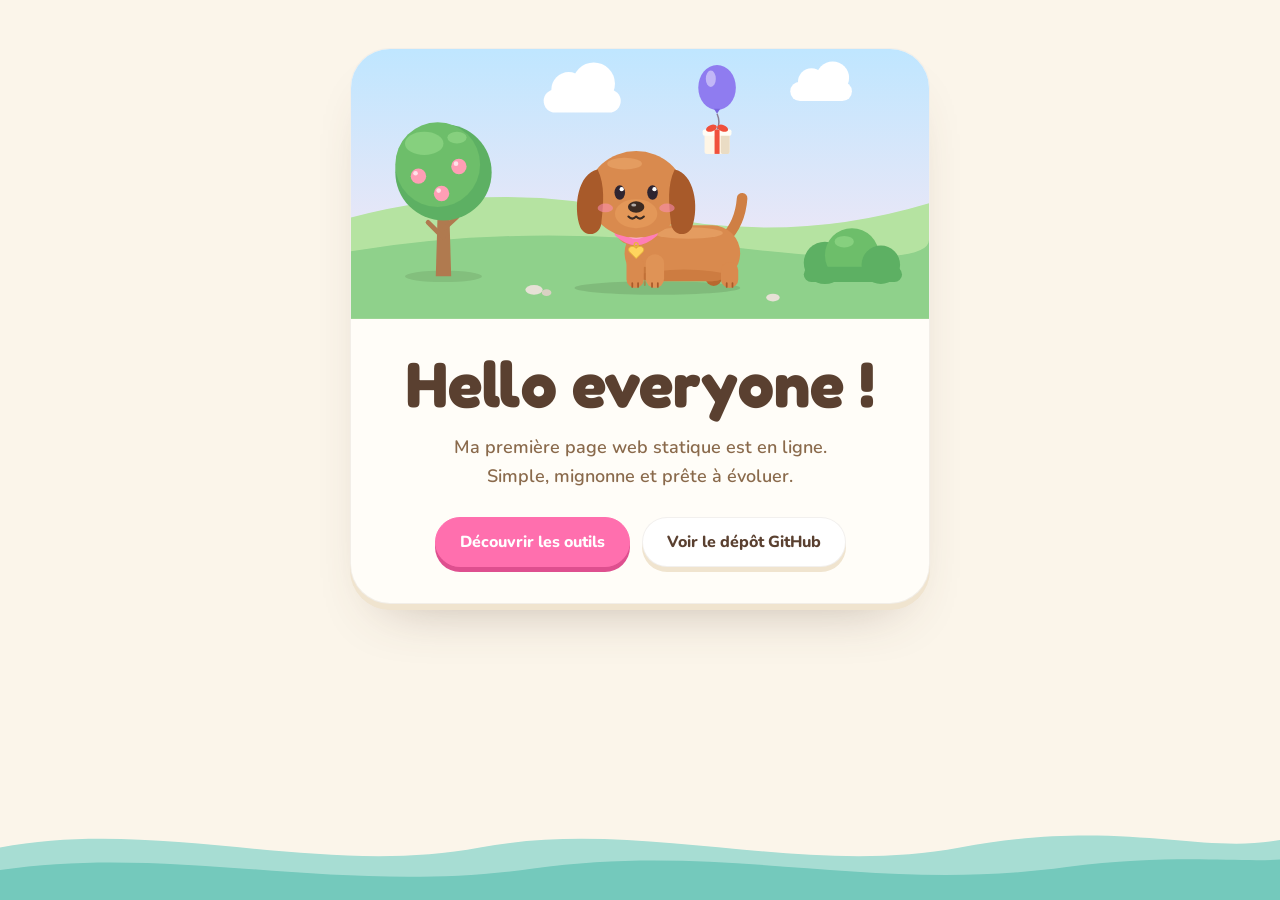
<file: index.html>
<!DOCTYPE html>
<html lang="fr">
<head>
  <meta charset="utf-8">
  <meta name="viewport" content="width=device-width, initial-scale=1">
  <title>Premier projet · Popeye Prime</title>
  <meta name="description" content="Ma première page web statique, publiée avec GitHub Pages.">
  <link rel="preconnect" href="https://fonts.googleapis.com">
  <link rel="preconnect" href="https://fonts.gstatic.com" crossorigin>
  <link href="https://fonts.googleapis.com/css2?family=Fredoka:wght@600;700&family=Nunito:wght@600;800&display=swap" rel="stylesheet">
  <link rel="stylesheet" href="style.css">
</head>
<body>

  <main class="carte">

    <!-- La prairie et le teckel -->
    <svg class="prairie" viewBox="0 0 600 280" preserveAspectRatio="xMidYMid slice" role="img" aria-label="Popeye, un petit teckel fauve qui remue la queue près d'un pêcher, sous un ballon qui porte un cadeau">
      <defs>
        <linearGradient id="ciel" x1="0" y1="0" x2="0" y2="1">
          <stop offset="0" stop-color="#BFE6FF" />
          <stop offset="1" stop-color="#FDE7F3" />
        </linearGradient>
      </defs>
      <rect width="600" height="280" fill="url(#ciel)" />

      <!-- Les nuages -->
      <g class="nuage">
        <rect x="200" y="42" width="80" height="24" rx="12" />
        <circle cx="226" cy="42" r="18" /><circle cx="252" cy="36" r="22" />
      </g>
      <g class="nuage petit">
        <rect x="456" y="34" width="64" height="20" rx="10" />
        <circle cx="478" cy="34" r="14" /><circle cx="500" cy="30" r="17" />
      </g>

      <!-- Le ballon et son cadeau, qui traversent le ciel comme dans Animal Crossing -->
      <g class="ballon">
        <g class="ballon-flotte">
          <g transform="scale(1.3)">
            <path d="M0 21 Q3 28 0 34" fill="none" stroke="#8A7F95" stroke-width="1.2" />
            <ellipse cx="0" cy="0" rx="15" ry="18" fill="#8F7CF0" />
            <ellipse cx="-5" cy="-7" rx="4" ry="6.5" fill="#FFFFFF" opacity="0.45" />
            <path d="M-2.5 17 L2.5 17 L0 21 Z" fill="#7A66DE" />
            <rect x="-10" y="37" width="20" height="16" rx="2" fill="#FFF6E6" />
            <rect x="3" y="37" width="7" height="16" rx="1.5" fill="#EADCC4" />
            <rect x="-11.5" y="33.5" width="23" height="5" rx="1.5" fill="#FFFDF5" />
            <rect x="-2" y="33.5" width="4" height="19.5" fill="#F0503C" />
            <ellipse cx="-4.5" cy="32.5" rx="4.5" ry="2.6" fill="#F0503C" transform="rotate(-20 -4.5 32.5)" />
            <ellipse cx="4.5" cy="32.5" rx="4.5" ry="2.6" fill="#F0503C" transform="rotate(20 4.5 32.5)" />
          </g>
        </g>
      </g>

      <!-- Les collines -->
      <path d="M0 175 Q150 135 300 170 T600 160 V280 H0 Z" fill="#B5E3A1" />
      <path d="M0 210 Q180 180 390 205 T600 198 V280 H0 Z" fill="#8FD18B" />

      <!-- Le pêcher rond, avec ses fruits -->
      <ellipse cx="96" cy="236" rx="40" ry="6" fill="rgba(60, 90, 50, 0.15)" />
      <path d="M88 236 L90 168 Q96 160 102 168 L104 236 Z" fill="#B07A4F" />
      <path d="M96 196 L80 180 M97 186 L110 174" stroke="#B07A4F" stroke-width="5" stroke-linecap="round" />
      <circle cx="96" cy="128" r="50" fill="#5DB063" />
      <circle cx="90" cy="120" r="44" fill="#6DBE6A" />
      <ellipse cx="76" cy="98" rx="20" ry="12" fill="#86D07E" />
      <ellipse cx="110" cy="92" rx="10" ry="6" fill="#86D07E" />
      <g class="fruits">
        <circle cx="70" cy="132" r="8" fill="#FF9EB5" /><circle cx="67" cy="129" r="2.4" fill="#FFFFFF" opacity="0.7" />
        <circle cx="112" cy="122" r="8" fill="#FF9EB5" /><circle cx="109" cy="119" r="2.4" fill="#FFFFFF" opacity="0.7" />
        <circle cx="94" cy="150" r="8" fill="#FF9EB5" /><circle cx="91" cy="147" r="2.4" fill="#FFFFFF" opacity="0.7" />
      </g>

      <!-- Les buissons ronds, à droite -->
      <g>
        <circle cx="492" cy="222" r="22" fill="#5DB063" />
        <circle cx="520" cy="214" r="28" fill="#6DBE6A" />
        <circle cx="550" cy="224" r="20" fill="#5DB063" />
        <ellipse cx="512" cy="200" rx="10" ry="6" fill="#86D07E" />
        <rect x="470" y="226" width="102" height="16" rx="8" fill="#5DB063" />
      </g>

      <!-- Les cailloux -->
      <ellipse cx="190" cy="250" rx="9" ry="5" fill="#E7E1D6" />
      <ellipse cx="203" cy="253" rx="5" ry="3.5" fill="#D9D1C3" />
      <ellipse cx="438" cy="258" rx="7" ry="4" fill="#E7E1D6" />

      <!-- Le teckel nain, poil ras fauve, en version chibi -->
      <ellipse cx="318" cy="248" rx="86" ry="7" fill="rgba(60, 90, 50, 0.18)" />
      <g transform="translate(222 85)">
        <g class="teckel">
          <!-- La forme qui sert à découper l'ombre du ventre, pour qu'elle ne déborde jamais du corps -->
          <clipPath id="decoupe-ventre">
            <rect x="62" y="98" width="120" height="58" rx="29" />
          </clipPath>

          <!-- La queue, qui remue -->
          <path class="queue" d="M166 112 Q182 96 184 70" fill="none" stroke="#CF7F44" stroke-width="11" stroke-linecap="round" />
          <!-- La patte arrière du fond, seule au second plan, plus sombre -->
          <rect x="146" y="136" width="17" height="25" rx="8.5" fill="#B8682F" />
          <!-- Le corps, long et rond : la lumière sur le dos -->
          <rect x="62" y="98" width="120" height="58" rx="29" fill="#D98A4E" />
          <ellipse cx="128" cy="106" rx="36" ry="6" fill="#E49C60" />
          <!-- L'ombre du ventre : elle suit la courbe du dessous et s'estompe vers les flancs -->
          <ellipse cx="124" cy="166" rx="74" ry="22" fill="#B8682F" opacity="0.4" clip-path="url(#decoupe-ventre)" />
          <!-- La patte arrière face à nous -->
          <rect x="162" y="136" width="18" height="27" rx="9" fill="#D98A4E" />
          <!-- Les deux pattes avant, au premier plan. Celle de devant est un peu plus claire,
               parce qu'elle est plus près de la lumière -->
          <rect x="64" y="130" width="18" height="33" rx="9" fill="#D98A4E" />
          <rect x="84" y="128" width="19" height="35" rx="9.5" fill="#DF9356" />
          <!-- La fine ombre entre les deux pattes avant -->
          <path d="M83 142 V160" stroke="#B8682F" stroke-width="2" stroke-linecap="round" opacity="0.55" />
          <!-- Les griffes -->
          <path d="M70 158 v4 M76 158 v4 M90.5 158 v4 M96.5 158 v4 M168 158 v4 M174 158 v4" stroke="#A85A2A" stroke-width="1.8" stroke-linecap="round" />
          <!-- Le cou, fin, presque caché par la tête -->
          <ellipse cx="74" cy="108" rx="19" ry="11" fill="#D98A4E" />
          <!-- Le collier : un arc qui passe sous le menton et disparaît derrière la mâchoire -->
          <path d="M56 106 Q74 122 92 106" fill="none" stroke="#FF7EB6" stroke-width="9" stroke-linecap="round" />
          <path d="M60 105 Q74 117 88 105" fill="none" stroke="#FFB3D6" stroke-width="2" stroke-linecap="round" />
          <!-- La tête, grosse et ronde -->
          <ellipse cx="74" cy="66" rx="50" ry="45" fill="#D98A4E" />
          <!-- Le reflet sur le dessus du crâne -->
          <ellipse cx="62" cy="34" rx="18" ry="6" fill="#E49C60" />
          <!-- Les oreilles qui tombent, d'un roux plus profond -->
          <path class="oreille gauche" d="M34 40 C14 44 8 78 16 100 C22 112 38 108 38 94 C40 76 42 56 34 40 Z" fill="#A85A2A" />
          <path class="oreille droite" d="M114 40 C134 44 140 78 132 100 C126 112 110 108 110 94 C108 76 106 56 114 40 Z" fill="#A85A2A" />
          <!-- Le museau, du même roux, juste un peu plus lumineux parce qu'il avance -->
          <ellipse cx="74" cy="86" rx="22" ry="15" fill="#E39758" />
          <!-- Les yeux, qui clignent -->
          <g class="yeux">
            <ellipse cx="57" cy="64" rx="5.5" ry="7.5" fill="#2E2430" />
            <ellipse cx="91" cy="64" rx="5.5" ry="7.5" fill="#2E2430" />
            <circle cx="59" cy="60.5" r="2.2" fill="#FFFFFF" />
            <circle cx="93" cy="60.5" r="2.2" fill="#FFFFFF" />
          </g>
          <!-- Les joues -->
          <ellipse cx="42" cy="80" rx="8" ry="4.5" fill="#FF8FB8" opacity="0.55" />
          <ellipse cx="106" cy="80" rx="8" ry="4.5" fill="#FF8FB8" opacity="0.55" />
          <!-- La truffe et la bouche -->
          <ellipse cx="74" cy="79" rx="8.5" ry="6" fill="#3B2A22" />
          <ellipse cx="71.5" cy="77" rx="2.6" ry="1.6" fill="#FFFFFF" opacity="0.6" />
          <path d="M66 89 Q70 93 74 89 Q78 93 82 89" fill="none" stroke="#3B2A22" stroke-width="2.2" stroke-linecap="round" stroke-linejoin="round" />
          <!-- La médaille en cœur, accrochée au milieu du collier -->
          <circle cx="74" cy="118" r="2" fill="none" stroke="#E9B53A" stroke-width="1.5" />
          <path d="M74 122 c-3.5 -4.5 -10 -1 -7 3.5 l7 7 l7 -7 c3 -4.5 -3.5 -8 -7 -3.5 Z" fill="#FFD45E" stroke="#E9B53A" stroke-width="1" />
        </g>
      </g>

    </svg>

    <!-- Le bonjour -->
    <section class="contenu">
      <h1>Hello everyone&nbsp;!</h1>
      <p class="texte">Ma première page web statique est en ligne. Simple, mignonne et prête à évoluer.</p>
      <div class="boutons">
        <a class="bouton principal" href="outils.html">Découvrir les outils</a>
        <a class="bouton" href="https://github.com/pmrsss/popeye-prime">Voir le dépôt GitHub</a>
      </div>
    </section>

  </main>

  <!-- Les vagues, en bas de page -->
  <svg class="vagues" viewBox="0 0 1440 120" preserveAspectRatio="none" aria-hidden="true">
    <path d="M0 50 C180 10 360 90 540 50 C720 10 900 90 1080 50 C1260 10 1350 60 1440 40 V120 H0 Z" fill="#A7DDD3" />
    <path d="M0 80 C200 45 380 115 600 78 C820 42 980 112 1200 76 C1320 58 1390 70 1440 66 V120 H0 Z" fill="#74C9BC" />
  </svg>

</body>
</html>
</file>
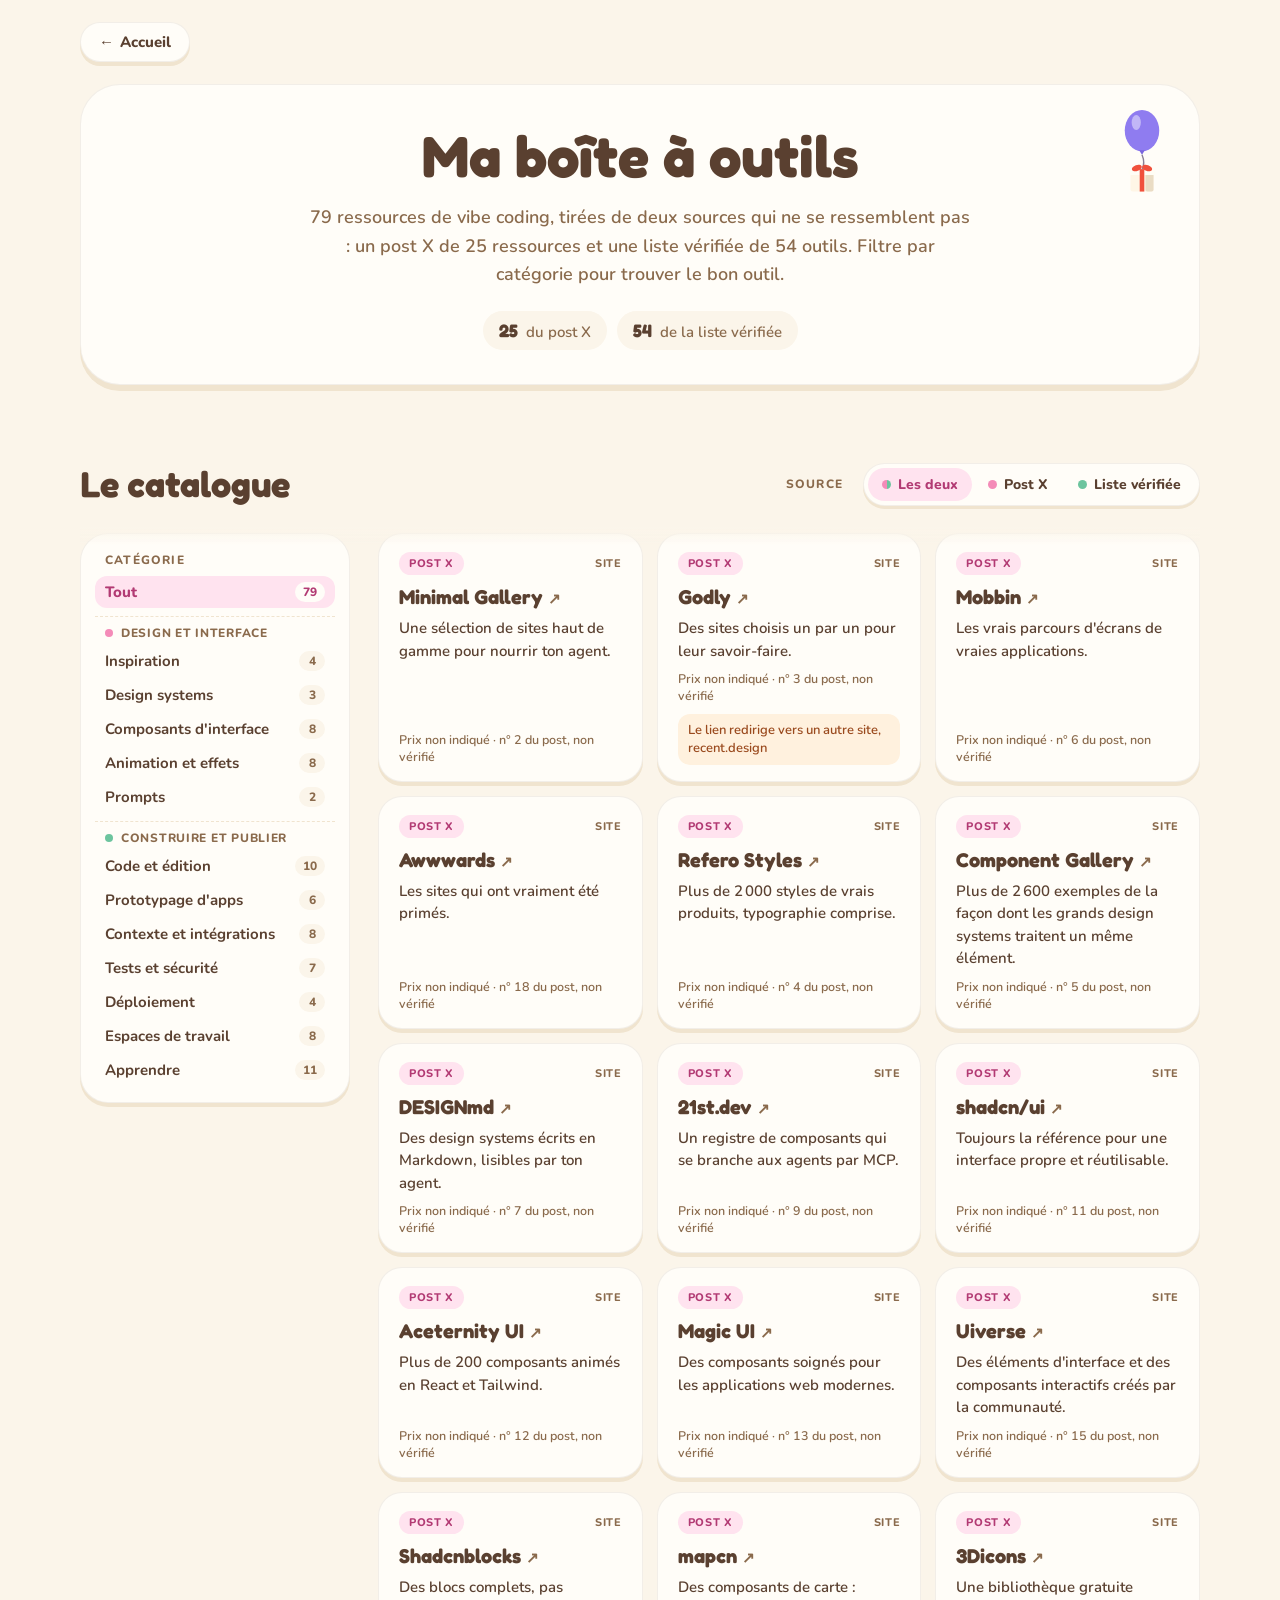
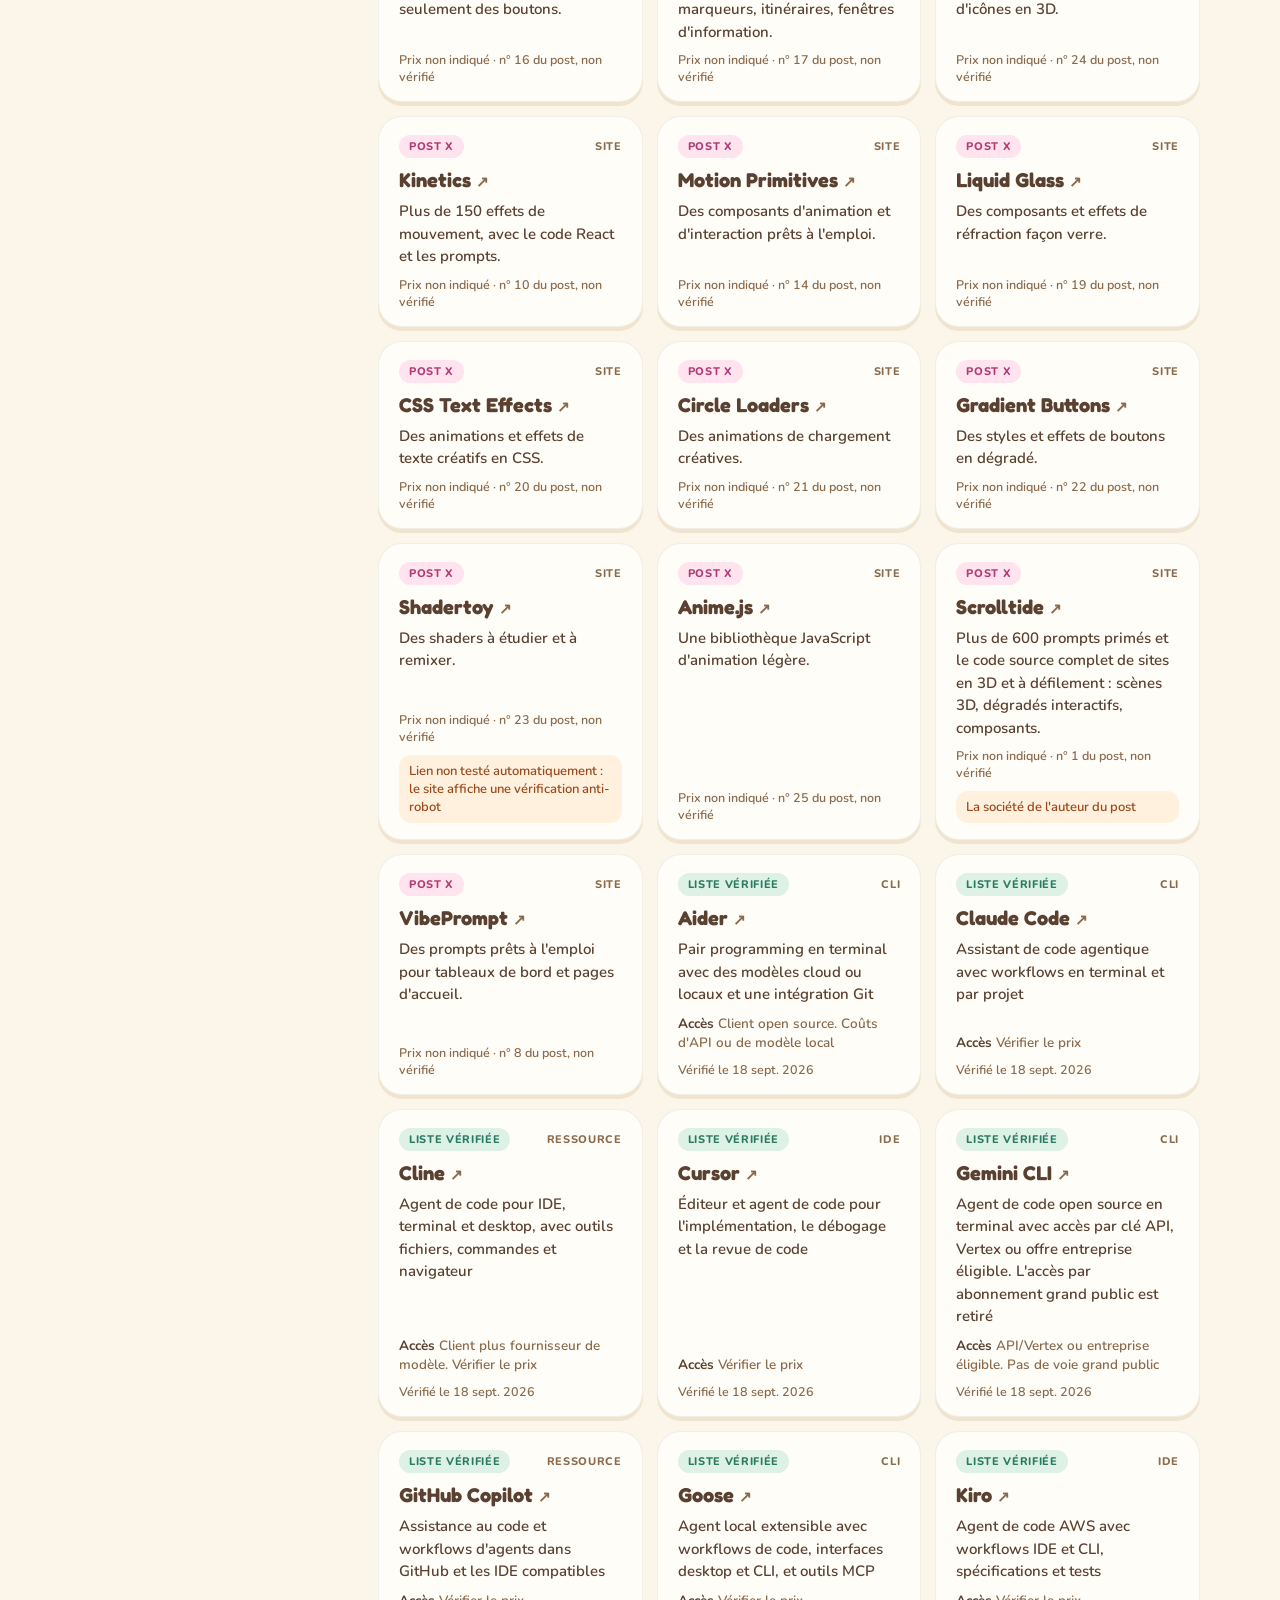
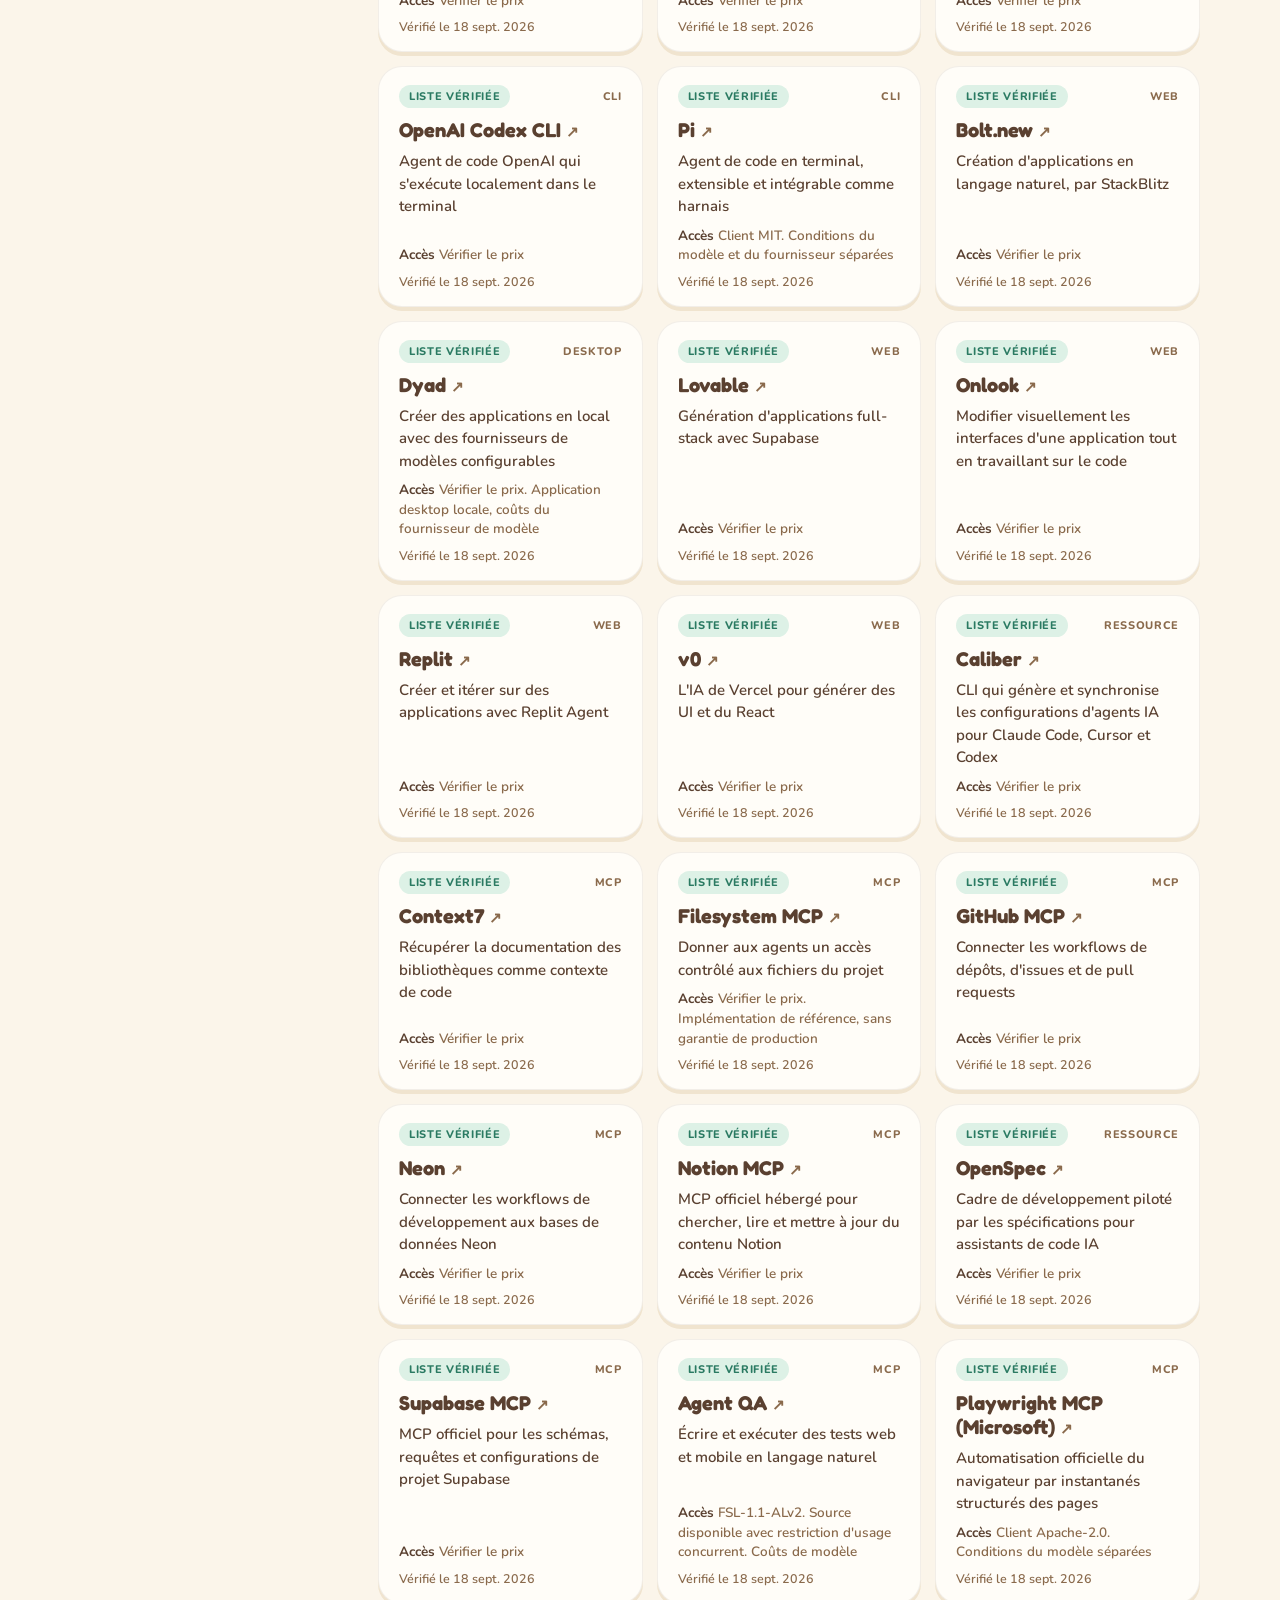
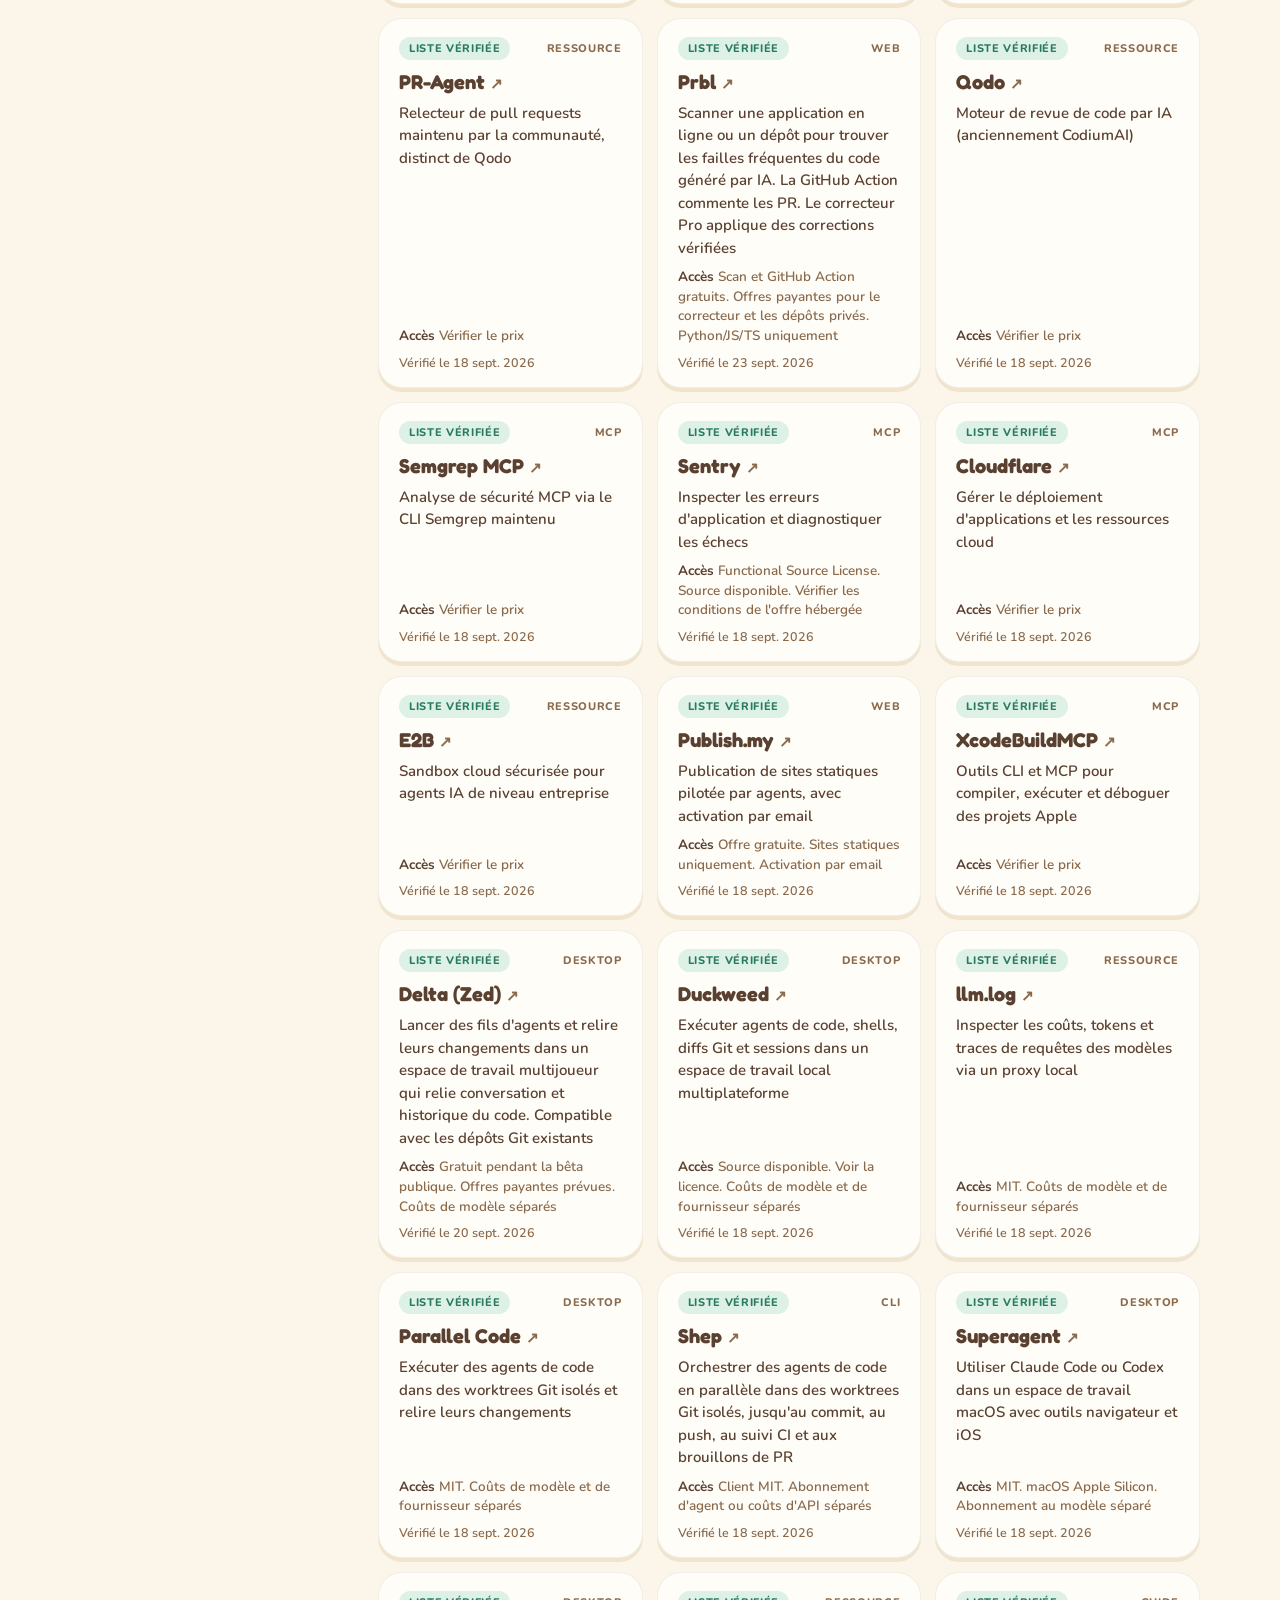
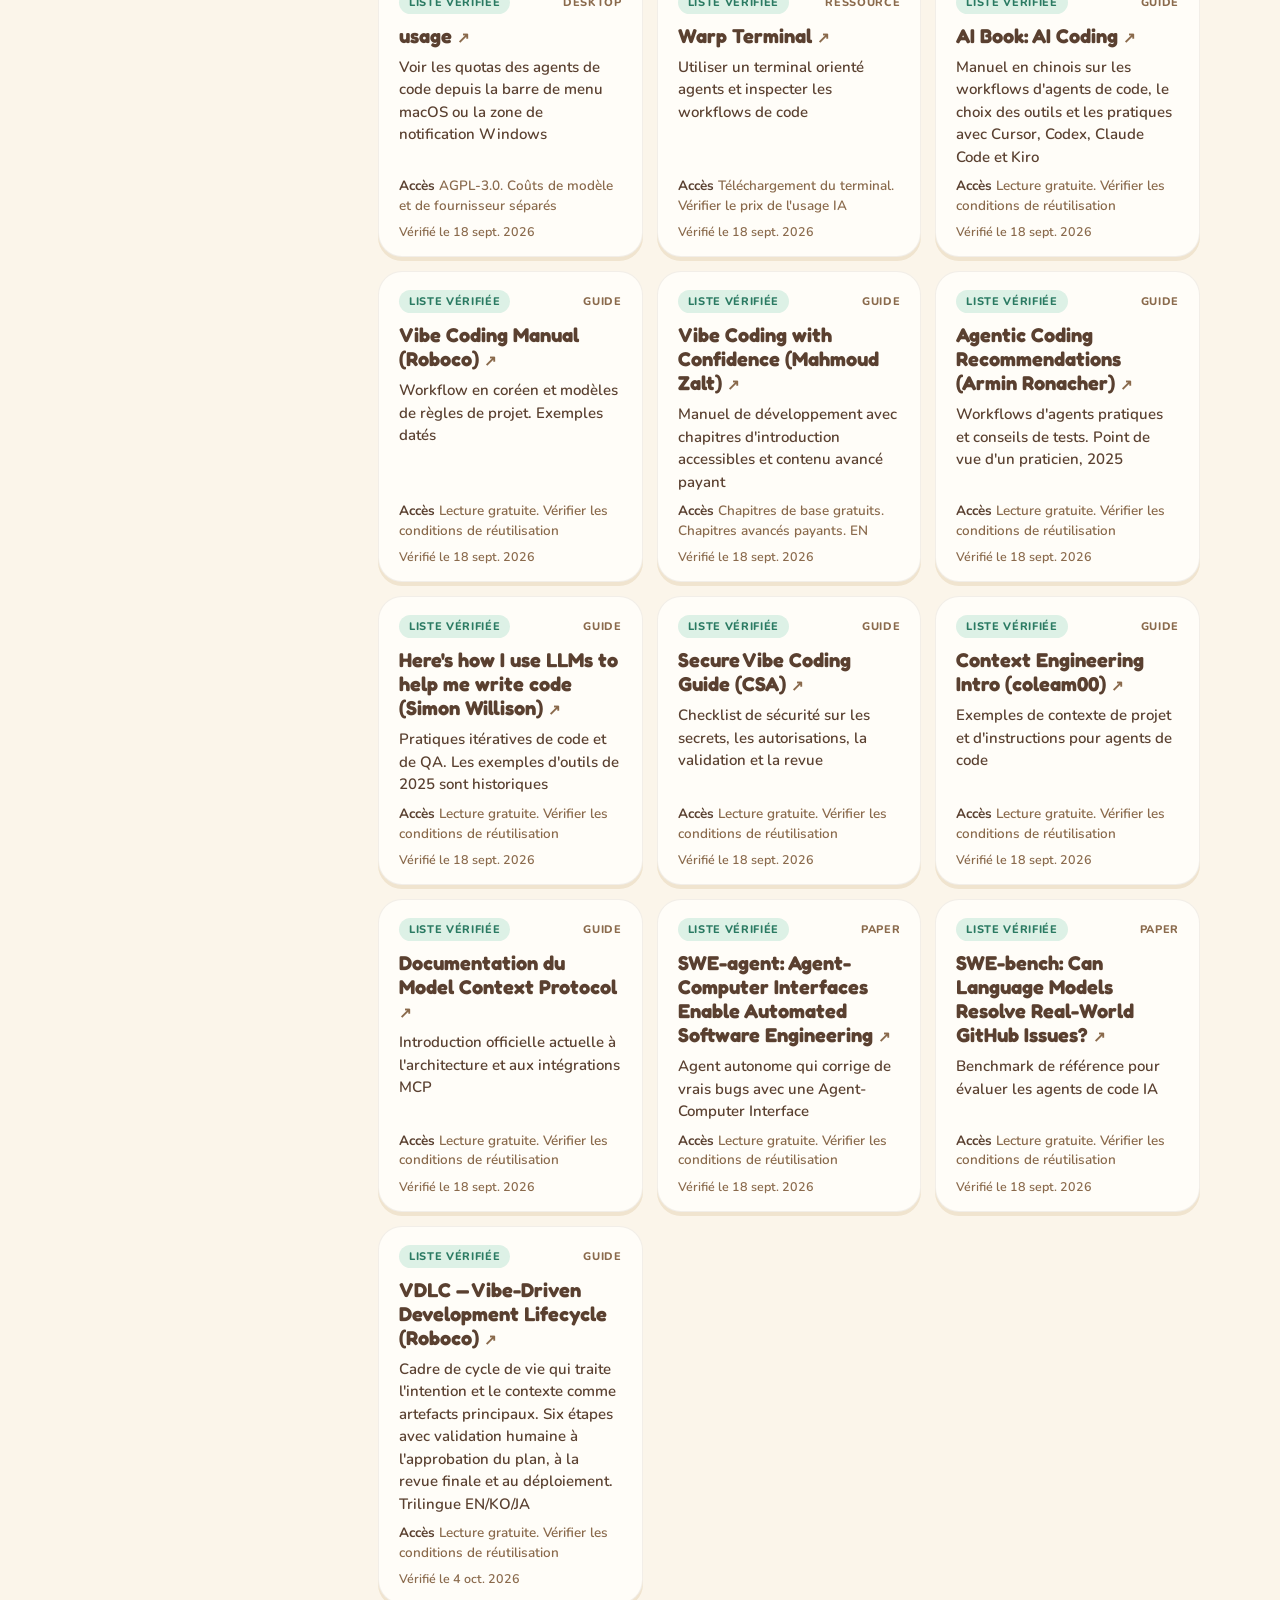
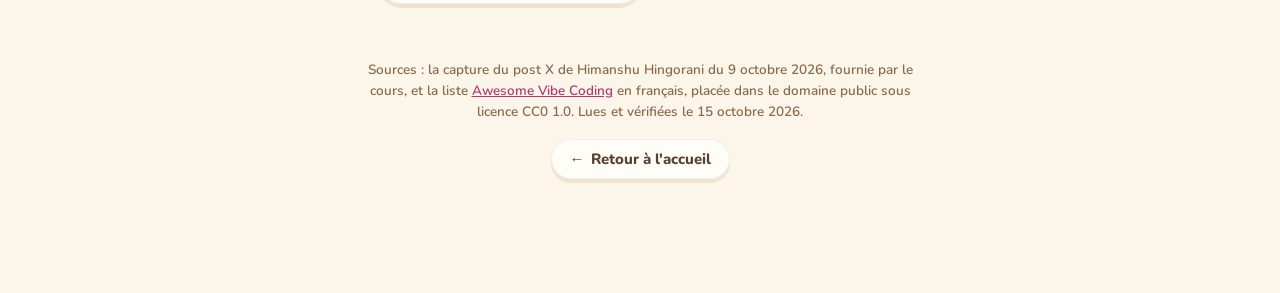
<file: outils.html>
<!DOCTYPE html>
<html lang="fr">
<head>
  <meta charset="utf-8">
  <meta name="viewport" content="width=device-width, initial-scale=1">
  <title>Ma boîte à outils · Popeye Prime</title>
  <meta name="description" content="79 ressources de vibe coding réunies depuis deux sources, comparées et filtrables par catégorie.">
  <link rel="preconnect" href="https://fonts.googleapis.com">
  <link rel="preconnect" href="https://fonts.gstatic.com" crossorigin>
  <link href="https://fonts.googleapis.com/css2?family=Fredoka:wght@600;700&family=Nunito:wght@600;700;800&display=swap" rel="stylesheet">
  <link rel="stylesheet" href="style.css">
</head>
<body class="page-outils">

  <header class="haut-outils">
    <a class="retour" href="index.html"><span aria-hidden="true">←</span> Accueil</a>
  </header>

  <main class="boite">

    <!-- L'introduction -->
    <section class="intro-outils">
      <svg class="mini-ballon" viewBox="-20 -24 40 80" aria-hidden="true">
        <g class="ballon-flotte">
          <path d="M0 21 Q3 28 0 34" fill="none" stroke="#8A7F95" stroke-width="1.2" />
          <ellipse cx="0" cy="0" rx="15" ry="18" fill="#8F7CF0" />
          <ellipse cx="-5" cy="-7" rx="4" ry="6.5" fill="#FFFFFF" opacity="0.45" />
          <path d="M-2.5 17 L2.5 17 L0 21 Z" fill="#7A66DE" />
          <rect x="-10" y="37" width="20" height="16" rx="2" fill="#FFF6E6" />
          <rect x="3" y="37" width="7" height="16" rx="1.5" fill="#EADCC4" />
          <rect x="-11.5" y="33.5" width="23" height="5" rx="1.5" fill="#FFFDF5" />
          <rect x="-2" y="33.5" width="4" height="19.5" fill="#F0503C" />
          <ellipse cx="-4.5" cy="32.5" rx="4.5" ry="2.6" fill="#F0503C" transform="rotate(-20 -4.5 32.5)" />
          <ellipse cx="4.5" cy="32.5" rx="4.5" ry="2.6" fill="#F0503C" transform="rotate(20 4.5 32.5)" />
        </g>
      </svg>
      <h1>Ma boîte à outils</h1>
      <p class="chapo">79 ressources de vibe coding, tirées de deux sources qui ne se ressemblent pas : un post X de 25 ressources et une liste vérifiée de 54 outils. Filtre par catégorie pour trouver le bon outil.</p>
      <ul class="chiffres">
        <li><b>25</b> du post X</li>
        <li><b>54</b> de la liste vérifiée</li>
          </ul>
    </section>

    <!-- Le catalogue, filtrable sans JavaScript -->
    <section class="catalogue" id="catalogue" aria-labelledby="titre-catalogue">
      <div class="catalogue-tete">
        <h2 id="titre-catalogue">Le catalogue</h2>
        <fieldset class="choix-source">
          <legend>Source</legend>
          <div class="segments">
            <input type="radio" name="source" id="src-tout" checked><label for="src-tout">Les deux</label>
            <input type="radio" name="source" id="src-a"><label for="src-a">Post X</label>
            <input type="radio" name="source" id="src-b"><label for="src-b">Liste vérifiée</label>
          </div>
        </fieldset>
      </div>

      <div class="catalogue-corps">
        <aside class="panneau-filtres" aria-label="Filtres">
          <fieldset class="choix-categorie">
            <legend>Catégorie</legend>
            <input type="radio" name="categorie" id="cat-tout" checked><label for="cat-tout" class="ligne-tout">Tout <span>79</span></label>
            <div class="groupe groupe-a">
              <p class="groupe-titre">Design et interface</p>
              <div class="groupe-lignes">
                <input type="radio" name="categorie" id="cat-inspiration"><label for="cat-inspiration">Inspiration <span>4</span></label>
                <input type="radio" name="categorie" id="cat-design-system"><label for="cat-design-system">Design systems <span>3</span></label>
                <input type="radio" name="categorie" id="cat-composants"><label for="cat-composants">Composants d'interface <span>8</span></label>
                <input type="radio" name="categorie" id="cat-animation"><label for="cat-animation">Animation et effets <span>8</span></label>
                <input type="radio" name="categorie" id="cat-prompts"><label for="cat-prompts">Prompts <span>2</span></label>
              </div>
            </div>
            <div class="groupe groupe-b">
              <p class="groupe-titre">Construire et publier</p>
              <div class="groupe-lignes">
                <input type="radio" name="categorie" id="cat-code"><label for="cat-code">Code et édition <span>10</span></label>
                <input type="radio" name="categorie" id="cat-prototypage"><label for="cat-prototypage">Prototypage d'apps <span>6</span></label>
                <input type="radio" name="categorie" id="cat-contexte"><label for="cat-contexte">Contexte et intégrations <span>8</span></label>
                <input type="radio" name="categorie" id="cat-tests"><label for="cat-tests">Tests et sécurité <span>7</span></label>
                <input type="radio" name="categorie" id="cat-deploiement"><label for="cat-deploiement">Déploiement <span>4</span></label>
                <input type="radio" name="categorie" id="cat-espaces"><label for="cat-espaces">Espaces de travail <span>8</span></label>
                <input type="radio" name="categorie" id="cat-apprendre"><label for="cat-apprendre">Apprendre <span>11</span></label>
              </div>
            </div>
          </fieldset>
        </aside>

        <div class="resultats">
          <ul class="outils">
      <li class="outil" data-cat="inspiration" data-source="a">
        <div class="outil-haut"><span class="pastille-source a">Post X</span><span class="genre">Site</span></div>
        <h3><a href="https://minimal.gallery" target="_blank" rel="noopener">Minimal Gallery <span aria-hidden="true">↗</span></a></h3>
        <p class="desc">Une sélection de sites haut de gamme pour nourrir ton agent.</p>
        <p class="meta">Prix non indiqué · n°&nbsp;2 du post, non vérifié</p>
      </li>
      <li class="outil" data-cat="inspiration" data-source="a">
        <div class="outil-haut"><span class="pastille-source a">Post X</span><span class="genre">Site</span></div>
        <h3><a href="https://godly.website" target="_blank" rel="noopener">Godly <span aria-hidden="true">↗</span></a></h3>
        <p class="desc">Des sites choisis un par un pour leur savoir-faire.</p>
        <p class="meta">Prix non indiqué · n°&nbsp;3 du post, non vérifié</p>
        <p class="alerte">Le lien redirige vers un autre site, recent.design</p>
      </li>
      <li class="outil" data-cat="inspiration" data-source="a">
        <div class="outil-haut"><span class="pastille-source a">Post X</span><span class="genre">Site</span></div>
        <h3><a href="https://mobbin.com" target="_blank" rel="noopener">Mobbin <span aria-hidden="true">↗</span></a></h3>
        <p class="desc">Les vrais parcours d&#x27;écrans de vraies applications.</p>
        <p class="meta">Prix non indiqué · n°&nbsp;6 du post, non vérifié</p>
      </li>
      <li class="outil" data-cat="inspiration" data-source="a">
        <div class="outil-haut"><span class="pastille-source a">Post X</span><span class="genre">Site</span></div>
        <h3><a href="https://awwwards.com" target="_blank" rel="noopener">Awwwards <span aria-hidden="true">↗</span></a></h3>
        <p class="desc">Les sites qui ont vraiment été primés.</p>
        <p class="meta">Prix non indiqué · n°&nbsp;18 du post, non vérifié</p>
      </li>
      <li class="outil" data-cat="design-system" data-source="a">
        <div class="outil-haut"><span class="pastille-source a">Post X</span><span class="genre">Site</span></div>
        <h3><a href="https://styles.refero.design" target="_blank" rel="noopener">Refero Styles <span aria-hidden="true">↗</span></a></h3>
        <p class="desc">Plus de 2&#8239;000 styles de vrais produits, typographie comprise.</p>
        <p class="meta">Prix non indiqué · n°&nbsp;4 du post, non vérifié</p>
      </li>
      <li class="outil" data-cat="design-system" data-source="a">
        <div class="outil-haut"><span class="pastille-source a">Post X</span><span class="genre">Site</span></div>
        <h3><a href="https://component.gallery" target="_blank" rel="noopener">Component Gallery <span aria-hidden="true">↗</span></a></h3>
        <p class="desc">Plus de 2&#8239;600 exemples de la façon dont les grands design systems traitent un même élément.</p>
        <p class="meta">Prix non indiqué · n°&nbsp;5 du post, non vérifié</p>
      </li>
      <li class="outil" data-cat="design-system" data-source="a">
        <div class="outil-haut"><span class="pastille-source a">Post X</span><span class="genre">Site</span></div>
        <h3><a href="https://designmd.ai" target="_blank" rel="noopener">DESIGNmd <span aria-hidden="true">↗</span></a></h3>
        <p class="desc">Des design systems écrits en Markdown, lisibles par ton agent.</p>
        <p class="meta">Prix non indiqué · n°&nbsp;7 du post, non vérifié</p>
      </li>
      <li class="outil" data-cat="composants" data-source="a">
        <div class="outil-haut"><span class="pastille-source a">Post X</span><span class="genre">Site</span></div>
        <h3><a href="https://21st.dev" target="_blank" rel="noopener">21st.dev <span aria-hidden="true">↗</span></a></h3>
        <p class="desc">Un registre de composants qui se branche aux agents par MCP.</p>
        <p class="meta">Prix non indiqué · n°&nbsp;9 du post, non vérifié</p>
      </li>
      <li class="outil" data-cat="composants" data-source="a">
        <div class="outil-haut"><span class="pastille-source a">Post X</span><span class="genre">Site</span></div>
        <h3><a href="https://ui.shadcn.com" target="_blank" rel="noopener">shadcn/ui <span aria-hidden="true">↗</span></a></h3>
        <p class="desc">Toujours la référence pour une interface propre et réutilisable.</p>
        <p class="meta">Prix non indiqué · n°&nbsp;11 du post, non vérifié</p>
      </li>
      <li class="outil" data-cat="composants" data-source="a">
        <div class="outil-haut"><span class="pastille-source a">Post X</span><span class="genre">Site</span></div>
        <h3><a href="https://ui.aceternity.com" target="_blank" rel="noopener">Aceternity UI <span aria-hidden="true">↗</span></a></h3>
        <p class="desc">Plus de 200 composants animés en React et Tailwind.</p>
        <p class="meta">Prix non indiqué · n°&nbsp;12 du post, non vérifié</p>
      </li>
      <li class="outil" data-cat="composants" data-source="a">
        <div class="outil-haut"><span class="pastille-source a">Post X</span><span class="genre">Site</span></div>
        <h3><a href="https://magicui.design" target="_blank" rel="noopener">Magic UI <span aria-hidden="true">↗</span></a></h3>
        <p class="desc">Des composants soignés pour les applications web modernes.</p>
        <p class="meta">Prix non indiqué · n°&nbsp;13 du post, non vérifié</p>
      </li>
      <li class="outil" data-cat="composants" data-source="a">
        <div class="outil-haut"><span class="pastille-source a">Post X</span><span class="genre">Site</span></div>
        <h3><a href="https://uiverse.io" target="_blank" rel="noopener">Uiverse <span aria-hidden="true">↗</span></a></h3>
        <p class="desc">Des éléments d&#x27;interface et des composants interactifs créés par la communauté.</p>
        <p class="meta">Prix non indiqué · n°&nbsp;15 du post, non vérifié</p>
      </li>
      <li class="outil" data-cat="composants" data-source="a">
        <div class="outil-haut"><span class="pastille-source a">Post X</span><span class="genre">Site</span></div>
        <h3><a href="https://shadcnblocks.com" target="_blank" rel="noopener">Shadcnblocks <span aria-hidden="true">↗</span></a></h3>
        <p class="desc">Des blocs complets, pas seulement des boutons.</p>
        <p class="meta">Prix non indiqué · n°&nbsp;16 du post, non vérifié</p>
      </li>
      <li class="outil" data-cat="composants" data-source="a">
        <div class="outil-haut"><span class="pastille-source a">Post X</span><span class="genre">Site</span></div>
        <h3><a href="https://mapcn.dev" target="_blank" rel="noopener">mapcn <span aria-hidden="true">↗</span></a></h3>
        <p class="desc">Des composants de carte : marqueurs, itinéraires, fenêtres d&#x27;information.</p>
        <p class="meta">Prix non indiqué · n°&nbsp;17 du post, non vérifié</p>
      </li>
      <li class="outil" data-cat="composants" data-source="a">
        <div class="outil-haut"><span class="pastille-source a">Post X</span><span class="genre">Site</span></div>
        <h3><a href="https://3dicons.co" target="_blank" rel="noopener">3Dicons <span aria-hidden="true">↗</span></a></h3>
        <p class="desc">Une bibliothèque gratuite d&#x27;icônes en 3D.</p>
        <p class="meta">Prix non indiqué · n°&nbsp;24 du post, non vérifié</p>
      </li>
      <li class="outil" data-cat="animation" data-source="a">
        <div class="outil-haut"><span class="pastille-source a">Post X</span><span class="genre">Site</span></div>
        <h3><a href="https://kinetics.colorion.co" target="_blank" rel="noopener">Kinetics <span aria-hidden="true">↗</span></a></h3>
        <p class="desc">Plus de 150 effets de mouvement, avec le code React et les prompts.</p>
        <p class="meta">Prix non indiqué · n°&nbsp;10 du post, non vérifié</p>
      </li>
      <li class="outil" data-cat="animation" data-source="a">
        <div class="outil-haut"><span class="pastille-source a">Post X</span><span class="genre">Site</span></div>
        <h3><a href="https://motion-primitives.com" target="_blank" rel="noopener">Motion Primitives <span aria-hidden="true">↗</span></a></h3>
        <p class="desc">Des composants d&#x27;animation et d&#x27;interaction prêts à l&#x27;emploi.</p>
        <p class="meta">Prix non indiqué · n°&nbsp;14 du post, non vérifié</p>
      </li>
      <li class="outil" data-cat="animation" data-source="a">
        <div class="outil-haut"><span class="pastille-source a">Post X</span><span class="genre">Site</span></div>
        <h3><a href="https://glass.samasante.com" target="_blank" rel="noopener">Liquid Glass <span aria-hidden="true">↗</span></a></h3>
        <p class="desc">Des composants et effets de réfraction façon verre.</p>
        <p class="meta">Prix non indiqué · n°&nbsp;19 du post, non vérifié</p>
      </li>
      <li class="outil" data-cat="animation" data-source="a">
        <div class="outil-haut"><span class="pastille-source a">Post X</span><span class="genre">Site</span></div>
        <h3><a href="https://text-effects.colorion.co" target="_blank" rel="noopener">CSS Text Effects <span aria-hidden="true">↗</span></a></h3>
        <p class="desc">Des animations et effets de texte créatifs en CSS.</p>
        <p class="meta">Prix non indiqué · n°&nbsp;20 du post, non vérifié</p>
      </li>
      <li class="outil" data-cat="animation" data-source="a">
        <div class="outil-haut"><span class="pastille-source a">Post X</span><span class="genre">Site</span></div>
        <h3><a href="https://circleloaders.dominikakissi.com" target="_blank" rel="noopener">Circle Loaders <span aria-hidden="true">↗</span></a></h3>
        <p class="desc">Des animations de chargement créatives.</p>
        <p class="meta">Prix non indiqué · n°&nbsp;21 du post, non vérifié</p>
      </li>
      <li class="outil" data-cat="animation" data-source="a">
        <div class="outil-haut"><span class="pastille-source a">Post X</span><span class="genre">Site</span></div>
        <h3><a href="https://gradientbuttons.colorion.co" target="_blank" rel="noopener">Gradient Buttons <span aria-hidden="true">↗</span></a></h3>
        <p class="desc">Des styles et effets de boutons en dégradé.</p>
        <p class="meta">Prix non indiqué · n°&nbsp;22 du post, non vérifié</p>
      </li>
      <li class="outil" data-cat="animation" data-source="a">
        <div class="outil-haut"><span class="pastille-source a">Post X</span><span class="genre">Site</span></div>
        <h3><a href="https://shadertoy.com" target="_blank" rel="noopener">Shadertoy <span aria-hidden="true">↗</span></a></h3>
        <p class="desc">Des shaders à étudier et à remixer.</p>
        <p class="meta">Prix non indiqué · n°&nbsp;23 du post, non vérifié</p>
        <p class="alerte">Lien non testé automatiquement : le site affiche une vérification anti-robot</p>
      </li>
      <li class="outil" data-cat="animation" data-source="a">
        <div class="outil-haut"><span class="pastille-source a">Post X</span><span class="genre">Site</span></div>
        <h3><a href="https://animejs.com" target="_blank" rel="noopener">Anime.js <span aria-hidden="true">↗</span></a></h3>
        <p class="desc">Une bibliothèque JavaScript d&#x27;animation légère.</p>
        <p class="meta">Prix non indiqué · n°&nbsp;25 du post, non vérifié</p>
      </li>
      <li class="outil" data-cat="prompts" data-source="a">
        <div class="outil-haut"><span class="pastille-source a">Post X</span><span class="genre">Site</span></div>
        <h3><a href="https://scrolltide.co" target="_blank" rel="noopener">Scrolltide <span aria-hidden="true">↗</span></a></h3>
        <p class="desc">Plus de 600 prompts primés et le code source complet de sites en 3D et à défilement : scènes 3D, dégradés interactifs, composants.</p>
        <p class="meta">Prix non indiqué · n°&nbsp;1 du post, non vérifié</p>
        <p class="alerte">La société de l&#x27;auteur du post</p>
      </li>
      <li class="outil" data-cat="prompts" data-source="a">
        <div class="outil-haut"><span class="pastille-source a">Post X</span><span class="genre">Site</span></div>
        <h3><a href="https://vibeprompts.dev" target="_blank" rel="noopener">VibePrompt <span aria-hidden="true">↗</span></a></h3>
        <p class="desc">Des prompts prêts à l&#x27;emploi pour tableaux de bord et pages d&#x27;accueil.</p>
        <p class="meta">Prix non indiqué · n°&nbsp;8 du post, non vérifié</p>
      </li>
      <li class="outil" data-cat="code" data-source="b">
        <div class="outil-haut"><span class="pastille-source b">Liste vérifiée</span><span class="genre">CLI</span></div>
        <h3><a href="https://github.com/Aider-AI/aider" target="_blank" rel="noopener">Aider <span aria-hidden="true">↗</span></a></h3>
        <p class="desc">Pair programming en terminal avec des modèles cloud ou locaux et une intégration Git</p>
        <p class="acces"><b>Accès</b> Client open source. Coûts d&#x27;API ou de modèle local</p>
        <p class="meta">Vérifié le 18 sept. 2026</p>
      </li>
      <li class="outil" data-cat="code" data-source="b">
        <div class="outil-haut"><span class="pastille-source b">Liste vérifiée</span><span class="genre">CLI</span></div>
        <h3><a href="https://code.claude.com/docs/en/overview" target="_blank" rel="noopener">Claude Code <span aria-hidden="true">↗</span></a></h3>
        <p class="desc">Assistant de code agentique avec workflows en terminal et par projet</p>
        <p class="acces"><b>Accès</b> Vérifier le prix</p>
        <p class="meta">Vérifié le 18 sept. 2026</p>
      </li>
      <li class="outil" data-cat="code" data-source="b">
        <div class="outil-haut"><span class="pastille-source b">Liste vérifiée</span><span class="genre">Ressource</span></div>
        <h3><a href="https://github.com/cline/cline" target="_blank" rel="noopener">Cline <span aria-hidden="true">↗</span></a></h3>
        <p class="desc">Agent de code pour IDE, terminal et desktop, avec outils fichiers, commandes et navigateur</p>
        <p class="acces"><b>Accès</b> Client plus fournisseur de modèle. Vérifier le prix</p>
        <p class="meta">Vérifié le 18 sept. 2026</p>
      </li>
      <li class="outil" data-cat="code" data-source="b">
        <div class="outil-haut"><span class="pastille-source b">Liste vérifiée</span><span class="genre">IDE</span></div>
        <h3><a href="https://www.cursor.com/" target="_blank" rel="noopener">Cursor <span aria-hidden="true">↗</span></a></h3>
        <p class="desc">Éditeur et agent de code pour l&#x27;implémentation, le débogage et la revue de code</p>
        <p class="acces"><b>Accès</b> Vérifier le prix</p>
        <p class="meta">Vérifié le 18 sept. 2026</p>
      </li>
      <li class="outil" data-cat="code" data-source="b">
        <div class="outil-haut"><span class="pastille-source b">Liste vérifiée</span><span class="genre">CLI</span></div>
        <h3><a href="https://github.com/google-gemini/gemini-cli" target="_blank" rel="noopener">Gemini CLI <span aria-hidden="true">↗</span></a></h3>
        <p class="desc">Agent de code open source en terminal avec accès par clé API, Vertex ou offre entreprise éligible. L&#x27;accès par abonnement grand public est retiré</p>
        <p class="acces"><b>Accès</b> API/Vertex ou entreprise éligible. Pas de voie grand public</p>
        <p class="meta">Vérifié le 18 sept. 2026</p>
      </li>
      <li class="outil" data-cat="code" data-source="b">
        <div class="outil-haut"><span class="pastille-source b">Liste vérifiée</span><span class="genre">Ressource</span></div>
        <h3><a href="https://github.com/features/copilot" target="_blank" rel="noopener">GitHub Copilot <span aria-hidden="true">↗</span></a></h3>
        <p class="desc">Assistance au code et workflows d&#x27;agents dans GitHub et les IDE compatibles</p>
        <p class="acces"><b>Accès</b> Vérifier le prix</p>
        <p class="meta">Vérifié le 18 sept. 2026</p>
      </li>
      <li class="outil" data-cat="code" data-source="b">
        <div class="outil-haut"><span class="pastille-source b">Liste vérifiée</span><span class="genre">CLI</span></div>
        <h3><a href="https://github.com/aaif-goose/goose" target="_blank" rel="noopener">Goose <span aria-hidden="true">↗</span></a></h3>
        <p class="desc">Agent local extensible avec workflows de code, interfaces desktop et CLI, et outils MCP</p>
        <p class="acces"><b>Accès</b> Vérifier le prix</p>
        <p class="meta">Vérifié le 18 sept. 2026</p>
      </li>
      <li class="outil" data-cat="code" data-source="b">
        <div class="outil-haut"><span class="pastille-source b">Liste vérifiée</span><span class="genre">IDE</span></div>
        <h3><a href="https://kiro.dev" target="_blank" rel="noopener">Kiro <span aria-hidden="true">↗</span></a></h3>
        <p class="desc">Agent de code AWS avec workflows IDE et CLI, spécifications et tests</p>
        <p class="acces"><b>Accès</b> Vérifier le prix</p>
        <p class="meta">Vérifié le 18 sept. 2026</p>
      </li>
      <li class="outil" data-cat="code" data-source="b">
        <div class="outil-haut"><span class="pastille-source b">Liste vérifiée</span><span class="genre">CLI</span></div>
        <h3><a href="https://openai.com/codex/" target="_blank" rel="noopener">OpenAI Codex CLI <span aria-hidden="true">↗</span></a></h3>
        <p class="desc">Agent de code OpenAI qui s&#x27;exécute localement dans le terminal</p>
        <p class="acces"><b>Accès</b> Vérifier le prix</p>
        <p class="meta">Vérifié le 18 sept. 2026</p>
      </li>
      <li class="outil" data-cat="code" data-source="b">
        <div class="outil-haut"><span class="pastille-source b">Liste vérifiée</span><span class="genre">CLI</span></div>
        <h3><a href="https://github.com/earendil-works/pi" target="_blank" rel="noopener">Pi <span aria-hidden="true">↗</span></a></h3>
        <p class="desc">Agent de code en terminal, extensible et intégrable comme harnais</p>
        <p class="acces"><b>Accès</b> Client MIT. Conditions du modèle et du fournisseur séparées</p>
        <p class="meta">Vérifié le 18 sept. 2026</p>
      </li>
      <li class="outil" data-cat="prototypage" data-source="b">
        <div class="outil-haut"><span class="pastille-source b">Liste vérifiée</span><span class="genre">Web</span></div>
        <h3><a href="https://bolt.new/" target="_blank" rel="noopener">Bolt.new <span aria-hidden="true">↗</span></a></h3>
        <p class="desc">Création d&#x27;applications en langage naturel, par StackBlitz</p>
        <p class="acces"><b>Accès</b> Vérifier le prix</p>
        <p class="meta">Vérifié le 18 sept. 2026</p>
      </li>
      <li class="outil" data-cat="prototypage" data-source="b">
        <div class="outil-haut"><span class="pastille-source b">Liste vérifiée</span><span class="genre">Desktop</span></div>
        <h3><a href="https://github.com/dyad-sh/dyad" target="_blank" rel="noopener">Dyad <span aria-hidden="true">↗</span></a></h3>
        <p class="desc">Créer des applications en local avec des fournisseurs de modèles configurables</p>
        <p class="acces"><b>Accès</b> Vérifier le prix. Application desktop locale, coûts du fournisseur de modèle</p>
        <p class="meta">Vérifié le 18 sept. 2026</p>
      </li>
      <li class="outil" data-cat="prototypage" data-source="b">
        <div class="outil-haut"><span class="pastille-source b">Liste vérifiée</span><span class="genre">Web</span></div>
        <h3><a href="https://lovable.dev/" target="_blank" rel="noopener">Lovable <span aria-hidden="true">↗</span></a></h3>
        <p class="desc">Génération d&#x27;applications full-stack avec Supabase</p>
        <p class="acces"><b>Accès</b> Vérifier le prix</p>
        <p class="meta">Vérifié le 18 sept. 2026</p>
      </li>
      <li class="outil" data-cat="prototypage" data-source="b">
        <div class="outil-haut"><span class="pastille-source b">Liste vérifiée</span><span class="genre">Web</span></div>
        <h3><a href="https://www.onlook.com/" target="_blank" rel="noopener">Onlook <span aria-hidden="true">↗</span></a></h3>
        <p class="desc">Modifier visuellement les interfaces d&#x27;une application tout en travaillant sur le code</p>
        <p class="acces"><b>Accès</b> Vérifier le prix</p>
        <p class="meta">Vérifié le 18 sept. 2026</p>
      </li>
      <li class="outil" data-cat="prototypage" data-source="b">
        <div class="outil-haut"><span class="pastille-source b">Liste vérifiée</span><span class="genre">Web</span></div>
        <h3><a href="https://replit.com/" target="_blank" rel="noopener">Replit <span aria-hidden="true">↗</span></a></h3>
        <p class="desc">Créer et itérer sur des applications avec Replit Agent</p>
        <p class="acces"><b>Accès</b> Vérifier le prix</p>
        <p class="meta">Vérifié le 18 sept. 2026</p>
      </li>
      <li class="outil" data-cat="prototypage" data-source="b">
        <div class="outil-haut"><span class="pastille-source b">Liste vérifiée</span><span class="genre">Web</span></div>
        <h3><a href="https://v0.app/" target="_blank" rel="noopener">v0 <span aria-hidden="true">↗</span></a></h3>
        <p class="desc">L&#x27;IA de Vercel pour générer des UI et du React</p>
        <p class="acces"><b>Accès</b> Vérifier le prix</p>
        <p class="meta">Vérifié le 18 sept. 2026</p>
      </li>
      <li class="outil" data-cat="contexte" data-source="b">
        <div class="outil-haut"><span class="pastille-source b">Liste vérifiée</span><span class="genre">Ressource</span></div>
        <h3><a href="https://github.com/caliber-ai-org/ai-setup" target="_blank" rel="noopener">Caliber <span aria-hidden="true">↗</span></a></h3>
        <p class="desc">CLI qui génère et synchronise les configurations d&#x27;agents IA pour Claude Code, Cursor et Codex</p>
        <p class="acces"><b>Accès</b> Vérifier le prix</p>
        <p class="meta">Vérifié le 18 sept. 2026</p>
      </li>
      <li class="outil" data-cat="contexte" data-source="b">
        <div class="outil-haut"><span class="pastille-source b">Liste vérifiée</span><span class="genre">MCP</span></div>
        <h3><a href="https://github.com/upstash/context7" target="_blank" rel="noopener">Context7 <span aria-hidden="true">↗</span></a></h3>
        <p class="desc">Récupérer la documentation des bibliothèques comme contexte de code</p>
        <p class="acces"><b>Accès</b> Vérifier le prix</p>
        <p class="meta">Vérifié le 18 sept. 2026</p>
      </li>
      <li class="outil" data-cat="contexte" data-source="b">
        <div class="outil-haut"><span class="pastille-source b">Liste vérifiée</span><span class="genre">MCP</span></div>
        <h3><a href="https://github.com/modelcontextprotocol/servers/tree/main/src/filesystem" target="_blank" rel="noopener">Filesystem MCP <span aria-hidden="true">↗</span></a></h3>
        <p class="desc">Donner aux agents un accès contrôlé aux fichiers du projet</p>
        <p class="acces"><b>Accès</b> Vérifier le prix. Implémentation de référence, sans garantie de production</p>
        <p class="meta">Vérifié le 18 sept. 2026</p>
      </li>
      <li class="outil" data-cat="contexte" data-source="b">
        <div class="outil-haut"><span class="pastille-source b">Liste vérifiée</span><span class="genre">MCP</span></div>
        <h3><a href="https://github.com/github/github-mcp-server" target="_blank" rel="noopener">GitHub MCP <span aria-hidden="true">↗</span></a></h3>
        <p class="desc">Connecter les workflows de dépôts, d&#x27;issues et de pull requests</p>
        <p class="acces"><b>Accès</b> Vérifier le prix</p>
        <p class="meta">Vérifié le 18 sept. 2026</p>
      </li>
      <li class="outil" data-cat="contexte" data-source="b">
        <div class="outil-haut"><span class="pastille-source b">Liste vérifiée</span><span class="genre">MCP</span></div>
        <h3><a href="https://github.com/neondatabase/mcp-server-neon" target="_blank" rel="noopener">Neon <span aria-hidden="true">↗</span></a></h3>
        <p class="desc">Connecter les workflows de développement aux bases de données Neon</p>
        <p class="acces"><b>Accès</b> Vérifier le prix</p>
        <p class="meta">Vérifié le 18 sept. 2026</p>
      </li>
      <li class="outil" data-cat="contexte" data-source="b">
        <div class="outil-haut"><span class="pastille-source b">Liste vérifiée</span><span class="genre">MCP</span></div>
        <h3><a href="https://developers.notion.com/guides/mcp/overview" target="_blank" rel="noopener">Notion MCP <span aria-hidden="true">↗</span></a></h3>
        <p class="desc">MCP officiel hébergé pour chercher, lire et mettre à jour du contenu Notion</p>
        <p class="acces"><b>Accès</b> Vérifier le prix</p>
        <p class="meta">Vérifié le 18 sept. 2026</p>
      </li>
      <li class="outil" data-cat="contexte" data-source="b">
        <div class="outil-haut"><span class="pastille-source b">Liste vérifiée</span><span class="genre">Ressource</span></div>
        <h3><a href="https://github.com/Fission-AI/OpenSpec" target="_blank" rel="noopener">OpenSpec <span aria-hidden="true">↗</span></a></h3>
        <p class="desc">Cadre de développement piloté par les spécifications pour assistants de code IA</p>
        <p class="acces"><b>Accès</b> Vérifier le prix</p>
        <p class="meta">Vérifié le 18 sept. 2026</p>
      </li>
      <li class="outil" data-cat="contexte" data-source="b">
        <div class="outil-haut"><span class="pastille-source b">Liste vérifiée</span><span class="genre">MCP</span></div>
        <h3><a href="https://github.com/supabase/mcp" target="_blank" rel="noopener">Supabase MCP <span aria-hidden="true">↗</span></a></h3>
        <p class="desc">MCP officiel pour les schémas, requêtes et configurations de projet Supabase</p>
        <p class="acces"><b>Accès</b> Vérifier le prix</p>
        <p class="meta">Vérifié le 18 sept. 2026</p>
      </li>
      <li class="outil" data-cat="tests" data-source="b">
        <div class="outil-haut"><span class="pastille-source b">Liste vérifiée</span><span class="genre">MCP</span></div>
        <h3><a href="https://github.com/vostride/agent-qa" target="_blank" rel="noopener">Agent QA <span aria-hidden="true">↗</span></a></h3>
        <p class="desc">Écrire et exécuter des tests web et mobile en langage naturel</p>
        <p class="acces"><b>Accès</b> FSL-1.1-ALv2. Source disponible avec restriction d&#x27;usage concurrent. Coûts de modèle</p>
        <p class="meta">Vérifié le 18 sept. 2026</p>
      </li>
      <li class="outil" data-cat="tests" data-source="b">
        <div class="outil-haut"><span class="pastille-source b">Liste vérifiée</span><span class="genre">MCP</span></div>
        <h3><a href="https://github.com/microsoft/playwright-mcp" target="_blank" rel="noopener">Playwright MCP (Microsoft) <span aria-hidden="true">↗</span></a></h3>
        <p class="desc">Automatisation officielle du navigateur par instantanés structurés des pages</p>
        <p class="acces"><b>Accès</b> Client Apache-2.0. Conditions du modèle séparées</p>
        <p class="meta">Vérifié le 18 sept. 2026</p>
      </li>
      <li class="outil" data-cat="tests" data-source="b">
        <div class="outil-haut"><span class="pastille-source b">Liste vérifiée</span><span class="genre">Ressource</span></div>
        <h3><a href="https://github.com/The-PR-Agent/pr-agent" target="_blank" rel="noopener">PR-Agent <span aria-hidden="true">↗</span></a></h3>
        <p class="desc">Relecteur de pull requests maintenu par la communauté, distinct de Qodo</p>
        <p class="acces"><b>Accès</b> Vérifier le prix</p>
        <p class="meta">Vérifié le 18 sept. 2026</p>
      </li>
      <li class="outil" data-cat="tests" data-source="b">
        <div class="outil-haut"><span class="pastille-source b">Liste vérifiée</span><span class="genre">Web</span></div>
        <h3><a href="https://getprbl.com" target="_blank" rel="noopener">Prbl <span aria-hidden="true">↗</span></a></h3>
        <p class="desc">Scanner une application en ligne ou un dépôt pour trouver les failles fréquentes du code généré par IA. La GitHub Action commente les PR. Le correcteur Pro applique des corrections vérifiées</p>
        <p class="acces"><b>Accès</b> Scan et GitHub Action gratuits. Offres payantes pour le correcteur et les dépôts privés. Python/JS/TS uniquement</p>
        <p class="meta">Vérifié le 23 sept. 2026</p>
      </li>
      <li class="outil" data-cat="tests" data-source="b">
        <div class="outil-haut"><span class="pastille-source b">Liste vérifiée</span><span class="genre">Ressource</span></div>
        <h3><a href="https://www.qodo.ai" target="_blank" rel="noopener">Qodo <span aria-hidden="true">↗</span></a></h3>
        <p class="desc">Moteur de revue de code par IA (anciennement CodiumAI)</p>
        <p class="acces"><b>Accès</b> Vérifier le prix</p>
        <p class="meta">Vérifié le 18 sept. 2026</p>
      </li>
      <li class="outil" data-cat="tests" data-source="b">
        <div class="outil-haut"><span class="pastille-source b">Liste vérifiée</span><span class="genre">MCP</span></div>
        <h3><a href="https://github.com/semgrep/semgrep/tree/develop/cli/src/semgrep/mcp" target="_blank" rel="noopener">Semgrep MCP <span aria-hidden="true">↗</span></a></h3>
        <p class="desc">Analyse de sécurité MCP via le CLI Semgrep maintenu</p>
        <p class="acces"><b>Accès</b> Vérifier le prix</p>
        <p class="meta">Vérifié le 18 sept. 2026</p>
      </li>
      <li class="outil" data-cat="tests" data-source="b">
        <div class="outil-haut"><span class="pastille-source b">Liste vérifiée</span><span class="genre">MCP</span></div>
        <h3><a href="https://github.com/getsentry/sentry-mcp" target="_blank" rel="noopener">Sentry <span aria-hidden="true">↗</span></a></h3>
        <p class="desc">Inspecter les erreurs d&#x27;application et diagnostiquer les échecs</p>
        <p class="acces"><b>Accès</b> Functional Source License. Source disponible. Vérifier les conditions de l&#x27;offre hébergée</p>
        <p class="meta">Vérifié le 18 sept. 2026</p>
      </li>
      <li class="outil" data-cat="deploiement" data-source="b">
        <div class="outil-haut"><span class="pastille-source b">Liste vérifiée</span><span class="genre">MCP</span></div>
        <h3><a href="https://github.com/cloudflare/mcp-server-cloudflare" target="_blank" rel="noopener">Cloudflare <span aria-hidden="true">↗</span></a></h3>
        <p class="desc">Gérer le déploiement d&#x27;applications et les ressources cloud</p>
        <p class="acces"><b>Accès</b> Vérifier le prix</p>
        <p class="meta">Vérifié le 18 sept. 2026</p>
      </li>
      <li class="outil" data-cat="deploiement" data-source="b">
        <div class="outil-haut"><span class="pastille-source b">Liste vérifiée</span><span class="genre">Ressource</span></div>
        <h3><a href="https://github.com/e2b-dev/E2B" target="_blank" rel="noopener">E2B <span aria-hidden="true">↗</span></a></h3>
        <p class="desc">Sandbox cloud sécurisée pour agents IA de niveau entreprise</p>
        <p class="acces"><b>Accès</b> Vérifier le prix</p>
        <p class="meta">Vérifié le 18 sept. 2026</p>
      </li>
      <li class="outil" data-cat="deploiement" data-source="b">
        <div class="outil-haut"><span class="pastille-source b">Liste vérifiée</span><span class="genre">Web</span></div>
        <h3><a href="https://publish.my/" target="_blank" rel="noopener">Publish.my <span aria-hidden="true">↗</span></a></h3>
        <p class="desc">Publication de sites statiques pilotée par agents, avec activation par email</p>
        <p class="acces"><b>Accès</b> Offre gratuite. Sites statiques uniquement. Activation par email</p>
        <p class="meta">Vérifié le 18 sept. 2026</p>
      </li>
      <li class="outil" data-cat="deploiement" data-source="b">
        <div class="outil-haut"><span class="pastille-source b">Liste vérifiée</span><span class="genre">MCP</span></div>
        <h3><a href="https://github.com/getsentry/XcodeBuildMCP" target="_blank" rel="noopener">XcodeBuildMCP <span aria-hidden="true">↗</span></a></h3>
        <p class="desc">Outils CLI et MCP pour compiler, exécuter et déboguer des projets Apple</p>
        <p class="acces"><b>Accès</b> Vérifier le prix</p>
        <p class="meta">Vérifié le 18 sept. 2026</p>
      </li>
      <li class="outil" data-cat="espaces" data-source="b">
        <div class="outil-haut"><span class="pastille-source b">Liste vérifiée</span><span class="genre">Desktop</span></div>
        <h3><a href="https://delta.dev/" target="_blank" rel="noopener">Delta (Zed) <span aria-hidden="true">↗</span></a></h3>
        <p class="desc">Lancer des fils d&#x27;agents et relire leurs changements dans un espace de travail multijoueur qui relie conversation et historique du code. Compatible avec les dépôts Git existants</p>
        <p class="acces"><b>Accès</b> Gratuit pendant la bêta publique. Offres payantes prévues. Coûts de modèle séparés</p>
        <p class="meta">Vérifié le 20 sept. 2026</p>
      </li>
      <li class="outil" data-cat="espaces" data-source="b">
        <div class="outil-haut"><span class="pastille-source b">Liste vérifiée</span><span class="genre">Desktop</span></div>
        <h3><a href="https://github.com/MusicMaster4/Duckweed" target="_blank" rel="noopener">Duckweed <span aria-hidden="true">↗</span></a></h3>
        <p class="desc">Exécuter agents de code, shells, diffs Git et sessions dans un espace de travail local multiplateforme</p>
        <p class="acces"><b>Accès</b> Source disponible. Voir la licence. Coûts de modèle et de fournisseur séparés</p>
        <p class="meta">Vérifié le 18 sept. 2026</p>
      </li>
      <li class="outil" data-cat="espaces" data-source="b">
        <div class="outil-haut"><span class="pastille-source b">Liste vérifiée</span><span class="genre">Ressource</span></div>
        <h3><a href="https://github.com/lanesket/llm.log" target="_blank" rel="noopener">llm.log <span aria-hidden="true">↗</span></a></h3>
        <p class="desc">Inspecter les coûts, tokens et traces de requêtes des modèles via un proxy local</p>
        <p class="acces"><b>Accès</b> MIT. Coûts de modèle et de fournisseur séparés</p>
        <p class="meta">Vérifié le 18 sept. 2026</p>
      </li>
      <li class="outil" data-cat="espaces" data-source="b">
        <div class="outil-haut"><span class="pastille-source b">Liste vérifiée</span><span class="genre">Desktop</span></div>
        <h3><a href="https://github.com/johannesjo/parallel-code" target="_blank" rel="noopener">Parallel Code <span aria-hidden="true">↗</span></a></h3>
        <p class="desc">Exécuter des agents de code dans des worktrees Git isolés et relire leurs changements</p>
        <p class="acces"><b>Accès</b> MIT. Coûts de modèle et de fournisseur séparés</p>
        <p class="meta">Vérifié le 18 sept. 2026</p>
      </li>
      <li class="outil" data-cat="espaces" data-source="b">
        <div class="outil-haut"><span class="pastille-source b">Liste vérifiée</span><span class="genre">CLI</span></div>
        <h3><a href="https://github.com/shep-ai/shep" target="_blank" rel="noopener">Shep <span aria-hidden="true">↗</span></a></h3>
        <p class="desc">Orchestrer des agents de code en parallèle dans des worktrees Git isolés, jusqu&#x27;au commit, au push, au suivi CI et aux brouillons de PR</p>
        <p class="acces"><b>Accès</b> Client MIT. Abonnement d&#x27;agent ou coûts d&#x27;API séparés</p>
        <p class="meta">Vérifié le 18 sept. 2026</p>
      </li>
      <li class="outil" data-cat="espaces" data-source="b">
        <div class="outil-haut"><span class="pastille-source b">Liste vérifiée</span><span class="genre">Desktop</span></div>
        <h3><a href="https://github.com/pungme/superagent-desktop" target="_blank" rel="noopener">Superagent <span aria-hidden="true">↗</span></a></h3>
        <p class="desc">Utiliser Claude Code ou Codex dans un espace de travail macOS avec outils navigateur et iOS</p>
        <p class="acces"><b>Accès</b> MIT. macOS Apple Silicon. Abonnement au modèle séparé</p>
        <p class="meta">Vérifié le 18 sept. 2026</p>
      </li>
      <li class="outil" data-cat="espaces" data-source="b">
        <div class="outil-haut"><span class="pastille-source b">Liste vérifiée</span><span class="genre">Desktop</span></div>
        <h3><a href="https://github.com/aqua5230/usage" target="_blank" rel="noopener">usage <span aria-hidden="true">↗</span></a></h3>
        <p class="desc">Voir les quotas des agents de code depuis la barre de menu macOS ou la zone de notification Windows</p>
        <p class="acces"><b>Accès</b> AGPL-3.0. Coûts de modèle et de fournisseur séparés</p>
        <p class="meta">Vérifié le 18 sept. 2026</p>
      </li>
      <li class="outil" data-cat="espaces" data-source="b">
        <div class="outil-haut"><span class="pastille-source b">Liste vérifiée</span><span class="genre">Ressource</span></div>
        <h3><a href="https://www.warp.dev/terminal" target="_blank" rel="noopener">Warp Terminal <span aria-hidden="true">↗</span></a></h3>
        <p class="desc">Utiliser un terminal orienté agents et inspecter les workflows de code</p>
        <p class="acces"><b>Accès</b> Téléchargement du terminal. Vérifier le prix de l&#x27;usage IA</p>
        <p class="meta">Vérifié le 18 sept. 2026</p>
      </li>
      <li class="outil" data-cat="apprendre" data-source="b">
        <div class="outil-haut"><span class="pastille-source b">Liste vérifiée</span><span class="genre">Guide</span></div>
        <h3><a href="https://aibook.ren/categories/ai-coding" target="_blank" rel="noopener">AI Book: AI Coding <span aria-hidden="true">↗</span></a></h3>
        <p class="desc">Manuel en chinois sur les workflows d&#x27;agents de code, le choix des outils et les pratiques avec Cursor, Codex, Claude Code et Kiro</p>
        <p class="acces"><b>Accès</b> Lecture gratuite. Vérifier les conditions de réutilisation</p>
        <p class="meta">Vérifié le 18 sept. 2026</p>
      </li>
      <li class="outil" data-cat="apprendre" data-source="b">
        <div class="outil-haut"><span class="pastille-source b">Liste vérifiée</span><span class="genre">Guide</span></div>
        <h3><a href="https://roboco.io/posts/vibe-coding-manual/" target="_blank" rel="noopener">Vibe Coding Manual (Roboco) <span aria-hidden="true">↗</span></a></h3>
        <p class="desc">Workflow en coréen et modèles de règles de projet. Exemples datés</p>
        <p class="acces"><b>Accès</b> Lecture gratuite. Vérifier les conditions de réutilisation</p>
        <p class="meta">Vérifié le 18 sept. 2026</p>
      </li>
      <li class="outil" data-cat="apprendre" data-source="b">
        <div class="outil-haut"><span class="pastille-source b">Liste vérifiée</span><span class="genre">Guide</span></div>
        <h3><a href="https://zalt.me/guides/vibe-coding" target="_blank" rel="noopener">Vibe Coding with Confidence (Mahmoud Zalt) <span aria-hidden="true">↗</span></a></h3>
        <p class="desc">Manuel de développement avec chapitres d&#x27;introduction accessibles et contenu avancé payant</p>
        <p class="acces"><b>Accès</b> Chapitres de base gratuits. Chapitres avancés payants. EN</p>
        <p class="meta">Vérifié le 18 sept. 2026</p>
      </li>
      <li class="outil" data-cat="apprendre" data-source="b">
        <div class="outil-haut"><span class="pastille-source b">Liste vérifiée</span><span class="genre">Guide</span></div>
        <h3><a href="https://lucumr.pocoo.org/2025/6/12/agentic-coding/" target="_blank" rel="noopener">Agentic Coding Recommendations (Armin Ronacher) <span aria-hidden="true">↗</span></a></h3>
        <p class="desc">Workflows d&#x27;agents pratiques et conseils de tests. Point de vue d&#x27;un praticien, 2025</p>
        <p class="acces"><b>Accès</b> Lecture gratuite. Vérifier les conditions de réutilisation</p>
        <p class="meta">Vérifié le 18 sept. 2026</p>
      </li>
      <li class="outil" data-cat="apprendre" data-source="b">
        <div class="outil-haut"><span class="pastille-source b">Liste vérifiée</span><span class="genre">Guide</span></div>
        <h3><a href="https://simonwillison.net/2025/Mar/11/using-llms-for-code/" target="_blank" rel="noopener">Here&#x27;s how I use LLMs to help me write code (Simon Willison) <span aria-hidden="true">↗</span></a></h3>
        <p class="desc">Pratiques itératives de code et de QA. Les exemples d&#x27;outils de 2025 sont historiques</p>
        <p class="acces"><b>Accès</b> Lecture gratuite. Vérifier les conditions de réutilisation</p>
        <p class="meta">Vérifié le 18 sept. 2026</p>
      </li>
      <li class="outil" data-cat="apprendre" data-source="b">
        <div class="outil-haut"><span class="pastille-source b">Liste vérifiée</span><span class="genre">Guide</span></div>
        <h3><a href="https://cloudsecurityalliance.org/blog/2025/04/09/secure-vibe-coding-guide" target="_blank" rel="noopener">Secure Vibe Coding Guide (CSA) <span aria-hidden="true">↗</span></a></h3>
        <p class="desc">Checklist de sécurité sur les secrets, les autorisations, la validation et la revue</p>
        <p class="acces"><b>Accès</b> Lecture gratuite. Vérifier les conditions de réutilisation</p>
        <p class="meta">Vérifié le 18 sept. 2026</p>
      </li>
      <li class="outil" data-cat="apprendre" data-source="b">
        <div class="outil-haut"><span class="pastille-source b">Liste vérifiée</span><span class="genre">Guide</span></div>
        <h3><a href="https://github.com/coleam00/context-engineering-intro" target="_blank" rel="noopener">Context Engineering Intro (coleam00) <span aria-hidden="true">↗</span></a></h3>
        <p class="desc">Exemples de contexte de projet et d&#x27;instructions pour agents de code</p>
        <p class="acces"><b>Accès</b> Lecture gratuite. Vérifier les conditions de réutilisation</p>
        <p class="meta">Vérifié le 18 sept. 2026</p>
      </li>
      <li class="outil" data-cat="apprendre" data-source="b">
        <div class="outil-haut"><span class="pastille-source b">Liste vérifiée</span><span class="genre">Guide</span></div>
        <h3><a href="https://modelcontextprotocol.io/docs/2026-07-28/getting-started/intro" target="_blank" rel="noopener">Documentation du Model Context Protocol <span aria-hidden="true">↗</span></a></h3>
        <p class="desc">Introduction officielle actuelle à l&#x27;architecture et aux intégrations MCP</p>
        <p class="acces"><b>Accès</b> Lecture gratuite. Vérifier les conditions de réutilisation</p>
        <p class="meta">Vérifié le 18 sept. 2026</p>
      </li>
      <li class="outil" data-cat="apprendre" data-source="b">
        <div class="outil-haut"><span class="pastille-source b">Liste vérifiée</span><span class="genre">Paper</span></div>
        <h3><a href="https://arxiv.org/abs/2405.15793" target="_blank" rel="noopener">SWE-agent: Agent-Computer Interfaces Enable Automated Software Engineering <span aria-hidden="true">↗</span></a></h3>
        <p class="desc">Agent autonome qui corrige de vrais bugs avec une Agent-Computer Interface</p>
        <p class="acces"><b>Accès</b> Lecture gratuite. Vérifier les conditions de réutilisation</p>
        <p class="meta">Vérifié le 18 sept. 2026</p>
      </li>
      <li class="outil" data-cat="apprendre" data-source="b">
        <div class="outil-haut"><span class="pastille-source b">Liste vérifiée</span><span class="genre">Paper</span></div>
        <h3><a href="https://arxiv.org/abs/2310.06770" target="_blank" rel="noopener">SWE-bench: Can Language Models Resolve Real-World GitHub Issues? <span aria-hidden="true">↗</span></a></h3>
        <p class="desc">Benchmark de référence pour évaluer les agents de code IA</p>
        <p class="acces"><b>Accès</b> Lecture gratuite. Vérifier les conditions de réutilisation</p>
        <p class="meta">Vérifié le 18 sept. 2026</p>
      </li>
      <li class="outil" data-cat="apprendre" data-source="b">
        <div class="outil-haut"><span class="pastille-source b">Liste vérifiée</span><span class="genre">Guide</span></div>
        <h3><a href="https://vdlc.roboco.io/" target="_blank" rel="noopener">VDLC — Vibe-Driven Development Lifecycle (Roboco) <span aria-hidden="true">↗</span></a></h3>
        <p class="desc">Cadre de cycle de vie qui traite l&#x27;intention et le contexte comme artefacts principaux. Six étapes avec validation humaine à l&#x27;approbation du plan, à la revue finale et au déploiement. Trilingue EN/KO/JA</p>
        <p class="acces"><b>Accès</b> Lecture gratuite. Vérifier les conditions de réutilisation</p>
        <p class="meta">Vérifié le 4 oct. 2026</p>
      </li>
          </ul>
          <p class="vide">Aucun outil pour cette combinaison : le post X ne parle que de design et d'interface, la liste vérifiée de code, de tests et de déploiement.</p>
        </div>
      </div>
    </section>

  </main>

  <footer class="pied-outils">
    <p>Sources : la capture du post X de Himanshu Hingorani du 9 octobre 2026, fournie par le cours, et la liste <a href="https://github.com/Scap-Mehdi/awesome-vibecoding/blob/main/README.fr.md" target="_blank" rel="noopener">Awesome Vibe Coding</a> en français, placée dans le domaine public sous licence CC0 1.0. Lues et vérifiées le 15 octobre 2026.</p>
    <p><a class="retour" href="index.html"><span aria-hidden="true">←</span> Retour à l'accueil</a></p>
  </footer>

  <svg class="vagues" viewBox="0 0 1440&#8239;120" preserveAspectRatio="none" aria-hidden="true">
    <path d="M0 50 C180 10&#8239;360 90&#8239;540 50 C720 10&#8239;900 90 1080 50 C1260 10 1350 60 1440 40 V120 H0 Z" fill="#A7DDD3" />
    <path d="M0 80 C200 45&#8239;380&#8239;115&#8239;600 78 C820 42&#8239;980&#8239;112 1200 76 C1320 58 1390 70 1440 66 V120 H0 Z" fill="#74C9BC" />
  </svg>

  <script>
    // Quand on change de filtre en bas de la liste, la page remonte au début des résultats,
    // sinon les premières cartes resteraient cachées sous le bandeau fixe.
    document.querySelectorAll('.boite input[type="radio"]').forEach(function (choix) {
      choix.addEventListener('change', function () {
        var catalogue = document.getElementById('catalogue');
        if (catalogue.getBoundingClientRect().top < 0) {
          var doux = !window.matchMedia('(prefers-reduced-motion: reduce)').matches;
          catalogue.scrollIntoView({ behavior: doux ? 'smooth' : 'auto' });
        }
      });
    });
  </script>

</body>
</html>
</file>
<file: style.css>
/* Popeye Prime, version teckel. Une seule carte, peu de mots, beaucoup de douceur :
   la prairie de Pokopia, le pêcher, les buissons et les boutons de jeu d'Animal Crossing,
   une touche girly en rose sur le bouton et le collier, et un teckel nain fauve en version chibi pour mascotte. */
:root {
  --fond: #FBF5EA;
  --carte: #FFFDF8;
  --carte-ombre: #F0E4CF;
  --filet: rgba(90, 64, 48, 0.08);
  --brun: #5A4030;
  --brun-doux: #8A6A4C;
  --rose: #FF6FAE;
  --rose-ombre: #DE4F8F;
  --rose-doux: #FFC2E0;
  --violet: #9B6BF2;
}

* { box-sizing: border-box; }

body {
  margin: 0;
  min-height: 100vh;
  display: flex;
  flex-direction: column;
  background: var(--fond);
  color: var(--brun);
  font-family: Nunito, "Helvetica Neue", Arial, sans-serif;
  font-weight: 600;
}

/* ---------- La carte ---------- */
.carte {
  width: min(580px, calc(100% - 32px));
  margin: auto;
  margin-top: 48px;
  background: var(--carte);
  border: 1px solid var(--filet);
  border-radius: 40px;
  overflow: hidden;
  box-shadow: 0 6px 0 var(--carte-ombre), 0 30px 60px -36px rgba(90, 64, 48, 0.45);
}

.prairie { display: block; width: 100%; height: auto; aspect-ratio: 600 / 280; }

.contenu { padding: 30px 32px 36px; text-align: center; }

h1 {
  margin: 0;
  font: 700 clamp(42px, 9vw, 64px) / 1.1 Fredoka, Nunito, sans-serif;
  color: var(--brun);
}

.texte { margin: 14px auto 0; max-width: 34ch; font-size: 18px; line-height: 1.6; color: var(--brun-doux); }

/* ---------- Les boutons de jeu : ils s'enfoncent quand on appuie ---------- */
.boutons { margin-top: 26px; display: flex; flex-wrap: wrap; justify-content: center; gap: 12px; }
.bouton {
  display: inline-block;
  font: 800 16px Nunito, sans-serif;
  text-decoration: none;
  color: var(--brun);
  background: #FFFFFF;
  border: 1px solid var(--filet);
  padding: 13px 24px;
  border-radius: 99px;
  box-shadow: 0 5px 0 var(--carte-ombre);
  transition: transform 0.12s ease, box-shadow 0.12s ease;
}
.bouton.principal { color: #FFFFFF; background: var(--rose); border-color: var(--rose); box-shadow: 0 5px 0 var(--rose-ombre); }
.bouton:hover { transform: translateY(-2px); }
.bouton:active { transform: translateY(4px); box-shadow: 0 1px 0 var(--carte-ombre); }
.bouton.principal:active { box-shadow: 0 1px 0 var(--rose-ombre); }
.bouton:focus-visible { outline: 3px dashed var(--violet); outline-offset: 3px; }

/* ---------- Les animations de la prairie ---------- */
.nuage { fill: #FFFFFF; animation: derive 9s ease-in-out infinite alternate; }
.nuage.petit { animation-duration: 12s; }
@keyframes derive { from { translate: -12px 0; } to { translate: 14px 0; } }

/* Le teckel respire, remue la queue, cligne des yeux et bouge les oreilles */
.teckel { transform-box: fill-box; transform-origin: center bottom; animation: respire 2.6s ease-in-out infinite; }
@keyframes respire { 0%, 100% { scale: 1 1; } 50% { scale: 1.015 0.985; } }

.queue { transform-box: view-box; transform-origin: 166px 112px; animation: remue 0.45s ease-in-out infinite alternate; }
@keyframes remue { from { rotate: -16deg; } to { rotate: 14deg; } }

.yeux { transform-box: fill-box; transform-origin: center; animation: cligne 4s infinite; }
@keyframes cligne { 0%, 94%, 100% { scale: 1 1; } 97% { scale: 1 0.1; } }

.oreille { transform-box: fill-box; transform-origin: 50% 8%; animation: oreille 4s ease-in-out infinite; }
.oreille.droite { animation-delay: -0.2s; }
@keyframes oreille { 0%, 80%, 100% { rotate: 0deg; } 86% { rotate: 7deg; } 92% { rotate: -4deg; } }

/* Le ballon traverse le ciel lentement, en se balançant au bout de sa ficelle */
.ballon { translate: 380px 40px; animation: traverse 30s linear infinite; animation-delay: -11s; }
@keyframes traverse { from { translate: -60px 62px; } to { translate: 660px 34px; } }
.ballon-flotte { transform-box: fill-box; transform-origin: 50% 0%; animation: flotte 3.2s ease-in-out infinite; }
@keyframes flotte { 0%, 100% { translate: 0 0; rotate: -4deg; } 50% { translate: 0 -8px; rotate: 4deg; } }


/* ---------- Les vagues ---------- */
.vagues { display: block; width: 100%; height: 90px; margin-top: 48px; }

/* ---------- Sur téléphone ---------- */
@media (max-width: 560px) {
  .carte { margin-top: 24px; border-radius: 32px; }
  .contenu { padding: 24px 20px 28px; }
  .bouton { width: 100%; text-align: center; }
  .vagues { height: 60px; margin-top: 32px; }
}

@media (prefers-reduced-motion: reduce) {
  * { animation: none !important; transition: none !important; }
}


/* =====================================================================
   PAGE OUTILS
   Le même univers que l'accueil : crème, brun doux, rose pour l'action,
   cartes arrondies. Les filtres vivent dans une colonne à gauche, une
   ligne par choix, pour rester lisibles. Ils fonctionnent sans
   JavaScript : des boutons radio, et :has() qui masque les fiches.
   ===================================================================== */
:root {
  --vert: #3E9B7F;
  --vert-doux: #DDF1E6;
  --rose-pale: #FFE3EF;
  --rose-texte: #B23A73;
  --vert-texte: #2A7A62;
}

.page-outils { display: block; }

.haut-outils, .boite, .pied-outils { width: min(1120px, calc(100% - 32px)); margin: 0 auto; }
.haut-outils { padding: 22px 0 0; }

.retour {
  display: inline-flex; align-items: center; gap: 6px;
  font: 800 15px Nunito, sans-serif; color: var(--brun); text-decoration: none;
  background: var(--carte); border: 1px solid var(--filet); border-radius: 99px;
  padding: 9px 18px; box-shadow: 0 4px 0 var(--carte-ombre);
}
.retour:hover { color: var(--rose); }
.retour:focus-visible { outline: 3px dashed var(--violet); outline-offset: 3px; }

/* ---------- L'introduction ---------- */
.intro-outils {
  position: relative;
  margin-top: 22px;
  background: var(--carte); border: 1px solid var(--filet); border-radius: 40px;
  padding: 40px 40px 34px; text-align: center;
  box-shadow: 0 6px 0 var(--carte-ombre);
}
.mini-ballon { position: absolute; top: 18px; right: 34px; width: 46px; overflow: visible; }
.intro-outils h1 { margin: 0; font: 700 clamp(38px, 7vw, 58px) / 1.1 Fredoka, Nunito, sans-serif; color: var(--brun); }
.chapo { margin: 14px auto 0; max-width: 60ch; font-size: 18px; line-height: 1.6; color: var(--brun-doux); }
.chiffres { list-style: none; margin: 22px 0 0; padding: 0; display: flex; flex-wrap: wrap; justify-content: center; gap: 10px; }
.chiffres li { background: var(--fond); border-radius: 99px; padding: 8px 16px; font-size: 15px; color: var(--brun-doux); }
.chiffres b { font: 700 18px Fredoka, sans-serif; color: var(--brun); margin-right: 4px; }

/* ---------- Le catalogue : les filtres à gauche, les fiches à droite ---------- */
.catalogue { margin-top: 56px; }
.boite h2 { margin: 0 0 20px; font: 700 clamp(28px, 4.5vw, 36px) / 1.15 Fredoka, Nunito, sans-serif; color: var(--brun); }

.catalogue-tete { display: flex; justify-content: space-between; align-items: center; flex-wrap: wrap; gap: 12px 20px; margin-bottom: 20px; }
.catalogue-tete h2 { margin: 0; }

.choix-source { border: 0; margin: 0; padding: 0; min-width: 0; display: flex; align-items: center; gap: 10px; }
.choix-source legend { float: left; padding: 0; margin-right: 10px; font: 800 12px Nunito, sans-serif; letter-spacing: 0.1em; text-transform: uppercase; color: var(--brun-doux); }
.choix-source input { position: absolute; opacity: 0; width: 1px; height: 1px; pointer-events: none; }

.catalogue-corps { display: grid; grid-template-columns: 270px minmax(0, 1fr); gap: 28px; align-items: start; }
.catalogue-corps > * { min-width: 0; }

.panneau-filtres {
  position: sticky; top: 16px;
  background: var(--carte); border: 1px solid var(--filet); border-radius: 28px;
  padding: 18px 14px 16px; box-shadow: 0 4px 0 var(--carte-ombre);
  display: flex; flex-direction: column; gap: 16px;
  max-height: calc(100vh - 32px); overflow-y: auto;
  overscroll-behavior: contain; scrollbar-width: thin; scrollbar-color: var(--carte-ombre) transparent;
}
.panneau-filtres fieldset { border: 0; margin: 0; padding: 0; min-width: 0; }
.panneau-filtres legend {
  padding: 0 10px; margin-bottom: 8px;
  font: 800 12px Nunito, sans-serif; letter-spacing: 0.1em; text-transform: uppercase; color: var(--brun-doux);
}

/* Le bouton radio reste lisible par le clavier et les lecteurs d'écran, il est seulement caché à l'œil */
.panneau-filtres input { position: absolute; opacity: 0; width: 1px; height: 1px; pointer-events: none; }

/* Chaque choix est une ligne : le nom à gauche, le nombre à droite */
.panneau-filtres label {
  display: flex; justify-content: space-between; align-items: center; gap: 10px;
  padding: 6px 10px; border-radius: 12px; cursor: pointer;
  font: 700 15px Nunito, sans-serif; color: var(--brun);
}
.panneau-filtres label:hover { background: var(--fond); }
.panneau-filtres label span {
  min-width: 26px; text-align: center;
  font: 800 12px Nunito, sans-serif; color: var(--brun-doux);
  background: var(--fond); border-radius: 99px; padding: 2px 8px;
}
.panneau-filtres input:checked + label { background: var(--rose-pale); color: var(--rose-texte); font-weight: 800; }
.panneau-filtres input:checked + label span { background: var(--carte); color: var(--rose-texte); }
.panneau-filtres input:focus-visible + label { outline: 3px dashed var(--violet); outline-offset: 1px; }

/* La source : trois pastilles dans une capsule, chacune avec la couleur de ses fiches */
.segments {
  display: inline-flex; gap: 2px; padding: 4px;
  background: var(--carte); border: 1px solid var(--filet); border-radius: 99px;
  box-shadow: 0 3px 0 var(--carte-ombre);
}
.segments label {
  display: inline-flex; align-items: center; gap: 7px; white-space: nowrap; cursor: pointer;
  padding: 7px 14px; border-radius: 99px;
  font: 800 14px Nunito, sans-serif; color: var(--brun);
}
.segments label:hover { background: var(--fond); }
.segments label::before { content: ""; width: 9px; height: 9px; border-radius: 50%; flex: 0 0 auto; background: linear-gradient(90deg, #F48BB8 50%, #6CC49E 50%); }
.segments label[for="src-a"]::before { background: #F48BB8; }
.segments label[for="src-b"]::before { background: #6CC49E; }
.choix-source input:checked + label { background: var(--rose-pale); color: var(--rose-texte); }
.choix-source input:focus-visible + label { outline: 3px dashed var(--violet); outline-offset: 1px; }

/* Les catégories, rangées en deux groupes */
.groupe { margin-top: 8px; }
.groupe-titre {
  display: flex; align-items: center; gap: 8px;
  margin: 0 0 2px; padding: 8px 10px 2px;
  font: 800 12px Nunito, sans-serif; letter-spacing: 0.06em; text-transform: uppercase; color: var(--brun-doux);
  border-top: 1px dashed var(--carte-ombre);
}
.groupe-titre::before { content: ""; width: 8px; height: 8px; border-radius: 50%; }
.groupe-a .groupe-titre::before { background: #F48BB8; }
.groupe-b .groupe-titre::before { background: #6CC49E; }
.groupe-lignes { display: flex; flex-direction: column; gap: 2px; }

/* Une source choisie : seules ses catégories restent affichées */
.boite:has(#src-a:checked) .groupe-b { display: none; }
.boite:has(#src-b:checked) .groupe-a { display: none; }

/* ---------- Les fiches ---------- */
.outils { list-style: none; margin: 0; padding: 0; display: grid; grid-template-columns: repeat(auto-fill, minmax(min(240px, 100%), 1fr)); gap: 14px; }
.outil {
  background: var(--carte); border: 1px solid var(--filet); border-radius: 24px;
  padding: 18px 20px 16px; box-shadow: 0 4px 0 var(--carte-ombre);
  display: flex; flex-direction: column; gap: 8px;
}
.outil-haut { display: flex; justify-content: space-between; align-items: center; gap: 8px; }
.pastille-source { font: 800 11px Nunito, sans-serif; letter-spacing: 0.06em; text-transform: uppercase; border-radius: 99px; padding: 4px 10px; }
.pastille-source.a { background: var(--rose-pale); color: var(--rose-texte); }
.pastille-source.b { background: var(--vert-doux); color: var(--vert-texte); }
.genre { font: 800 11px Nunito, sans-serif; letter-spacing: 0.06em; text-transform: uppercase; color: var(--brun-doux); }
.outil h3 { margin: 2px 0 0; font: 700 20px / 1.2 Fredoka, Nunito, sans-serif; color: var(--brun); }
.outil h3 a { color: inherit; text-decoration: none; }
.outil h3 a:hover { color: var(--rose); }
.outil h3 a:focus-visible { outline: 3px dashed var(--violet); outline-offset: 2px; border-radius: 6px; }
.outil h3 a span { font-size: 0.75em; color: var(--brun-doux); }
.desc { margin: 0; font-size: 15px; line-height: 1.5; color: var(--brun); flex: 1; }
.acces { margin: 0; font-size: 13.5px; line-height: 1.45; color: var(--brun-doux); }
.acces b { color: var(--brun); }
.meta { margin: 0; font-size: 12.5px; color: var(--brun-doux); }
.alerte { margin: 2px 0 0; font-size: 13px; line-height: 1.4; color: #9A4A1E; background: #FFF1DE; border-radius: 12px; padding: 7px 10px; }

/* Le filtre, une règle par source et par catégorie */
.boite:has(#src-a:checked) .outil:not([data-source="a"]) { display: none; }
.boite:has(#src-b:checked) .outil:not([data-source="b"]) { display: none; }
.boite:has(#cat-inspiration:checked) .outil:not([data-cat="inspiration"]) { display: none; }
.boite:has(#cat-design-system:checked) .outil:not([data-cat="design-system"]) { display: none; }
.boite:has(#cat-composants:checked) .outil:not([data-cat="composants"]) { display: none; }
.boite:has(#cat-animation:checked) .outil:not([data-cat="animation"]) { display: none; }
.boite:has(#cat-prompts:checked) .outil:not([data-cat="prompts"]) { display: none; }
.boite:has(#cat-code:checked) .outil:not([data-cat="code"]) { display: none; }
.boite:has(#cat-prototypage:checked) .outil:not([data-cat="prototypage"]) { display: none; }
.boite:has(#cat-contexte:checked) .outil:not([data-cat="contexte"]) { display: none; }
.boite:has(#cat-tests:checked) .outil:not([data-cat="tests"]) { display: none; }
.boite:has(#cat-deploiement:checked) .outil:not([data-cat="deploiement"]) { display: none; }
.boite:has(#cat-espaces:checked) .outil:not([data-cat="espaces"]) { display: none; }
.boite:has(#cat-apprendre:checked) .outil:not([data-cat="apprendre"]) { display: none; }
.boite:has(#src-a:checked):has(#cat-code:checked, #cat-prototypage:checked, #cat-contexte:checked, #cat-tests:checked, #cat-deploiement:checked, #cat-espaces:checked, #cat-apprendre:checked) .vide,
.boite:has(#src-b:checked):has(#cat-inspiration:checked, #cat-design-system:checked, #cat-composants:checked, #cat-animation:checked, #cat-prompts:checked) .vide { display: block; }

/* Sur ordinateur, à partir du catalogue, seules les cartes défilent :
   le titre et la source restent fixés en haut, les catégories juste en dessous.
   Le bandeau a le fond de la page, les cartes passent dessous, et un léger
   fondu adoucit le bord. */
@media (min-width: 821px) {
  .catalogue { --haut-tete: 86px; }
  .catalogue-tete {
    position: sticky; top: 0; z-index: 5;
    min-height: var(--haut-tete); margin-bottom: 0; padding: 14px 0;
    background: var(--fond);
  }
  .catalogue-tete::after {
    content: ""; position: absolute; left: 0; right: 0; top: 100%; height: 18px;
    background: linear-gradient(var(--fond), rgba(251, 245, 234, 0));
    pointer-events: none;
  }
  .catalogue-corps { padding-top: 6px; }
  .panneau-filtres { top: calc(var(--haut-tete) + 10px); max-height: calc(100vh - var(--haut-tete) - 26px); }
}

/* L'état vide : une combinaison de filtres qui ne donne rien */
.vide { display: none; margin: 0; padding: 26px; text-align: center; color: var(--brun-doux); background: var(--carte); border: 2px dashed var(--carte-ombre); border-radius: 24px; }

/* ---------- Le pied de page ---------- */
.pied-outils { margin-top: 56px; text-align: center; }
.pied-outils p { margin: 0 auto 16px; max-width: 70ch; font-size: 13.5px; line-height: 1.55; color: var(--brun-doux); }
.pied-outils a:not(.retour) { color: var(--rose-texte); }
.page-outils .vagues { margin-top: 24px; }

/* ---------- Sur tablette et téléphone : les filtres passent au-dessus ---------- */
@media (max-width: 820px) {
  .catalogue-corps { grid-template-columns: minmax(0, 1fr); gap: 18px; }
  .panneau-filtres { position: static; max-height: none; overflow: visible; padding: 16px 12px; gap: 16px; }
  /* Chaque groupe devient une rangée qu'on fait défiler du doigt */
  .groupe-lignes { flex-direction: row; overflow-x: auto; gap: 8px; padding: 2px 2px 6px; scrollbar-width: none; }
  .choix-source { max-width: 100%; }
  .segments { max-width: 100%; overflow-x: auto; scrollbar-width: none; }
  .segments::-webkit-scrollbar, .groupe-lignes::-webkit-scrollbar { display: none; }
  .choix-source legend { position: absolute; width: 1px; height: 1px; overflow: hidden; clip-path: inset(50%); }
  .groupe-lignes label, .ligne-tout {
    flex: 0 0 auto; white-space: nowrap;
    background: var(--carte); border: 1px solid var(--filet); border-radius: 99px;
    padding: 7px 12px; box-shadow: 0 2px 0 var(--carte-ombre);
  }
  .panneau-filtres .ligne-tout { display: inline-flex; margin: 0 2px; }
  .groupe { margin-top: 10px; }
}

@media (max-width: 640px) {
  .intro-outils { padding: 88px 20px 28px; border-radius: 32px; }
  .mini-ballon { width: 34px; top: 12px; right: 18px; }
}
</file>
